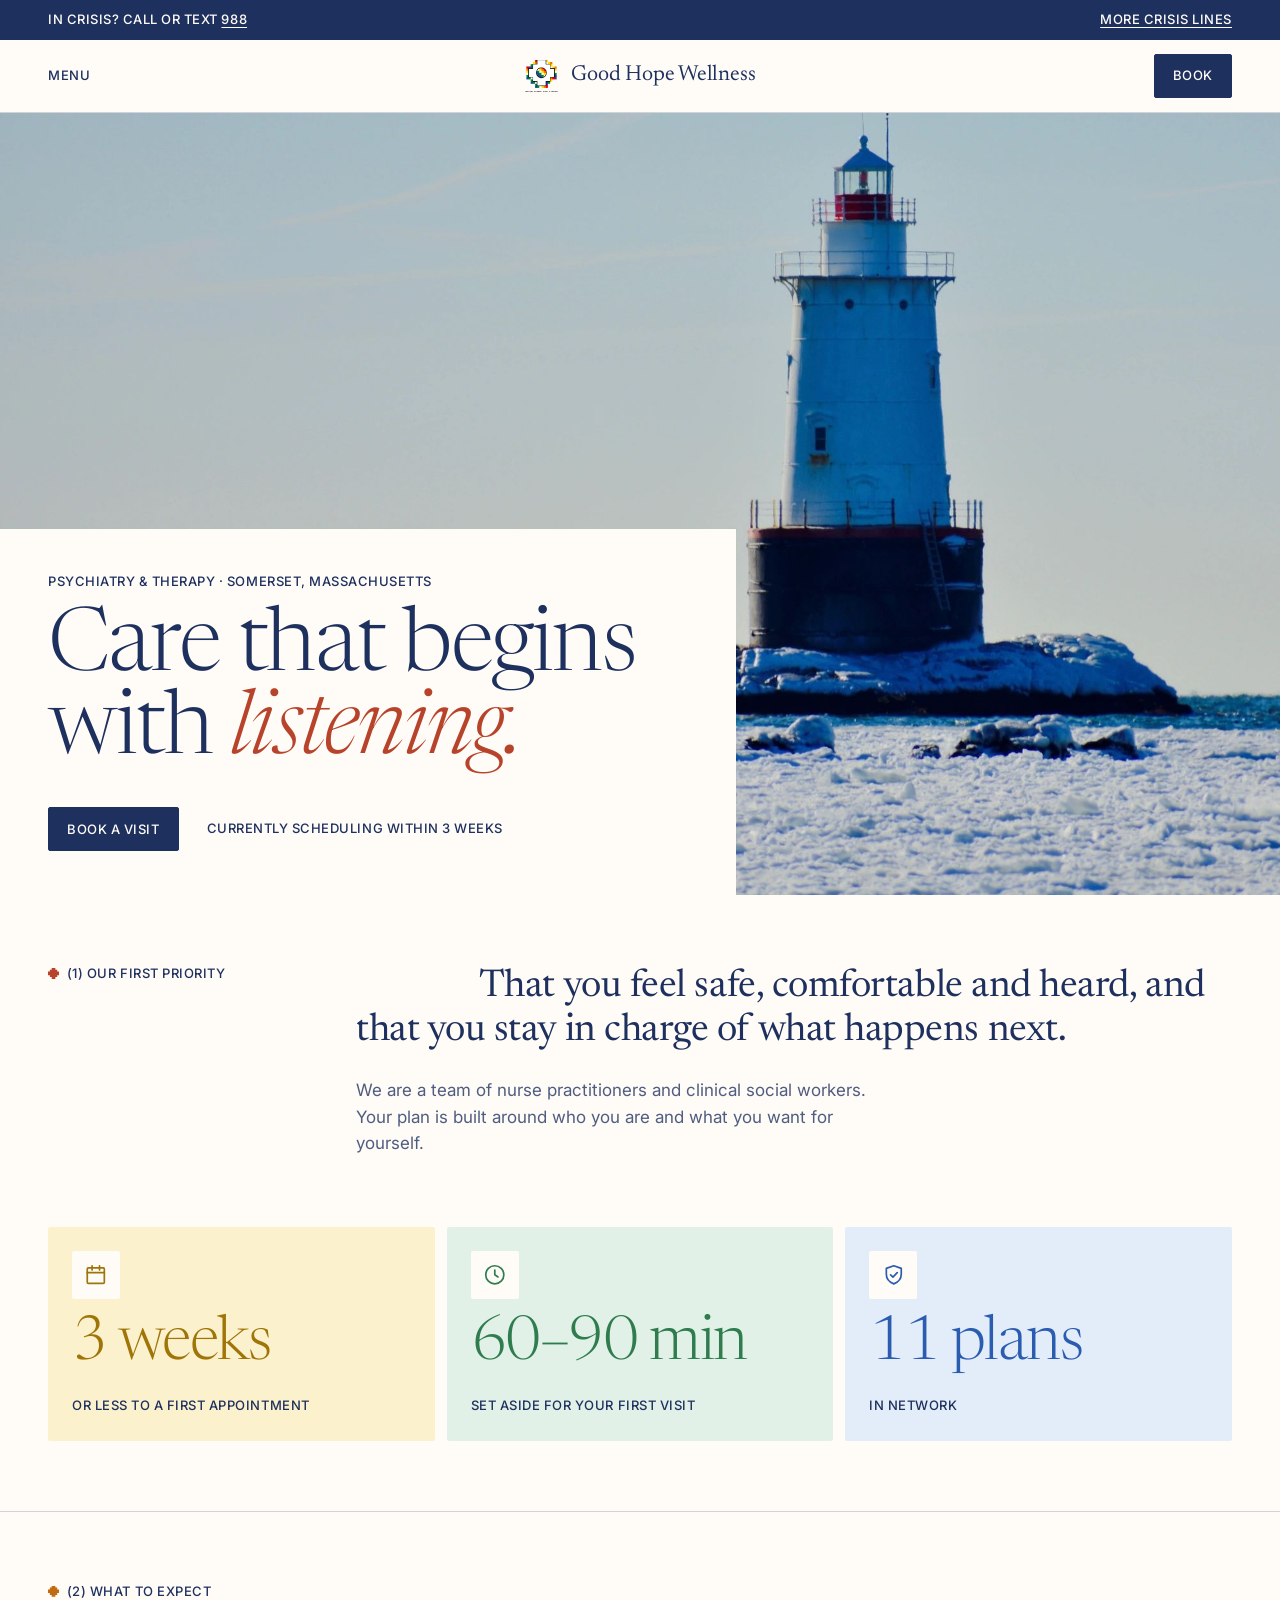
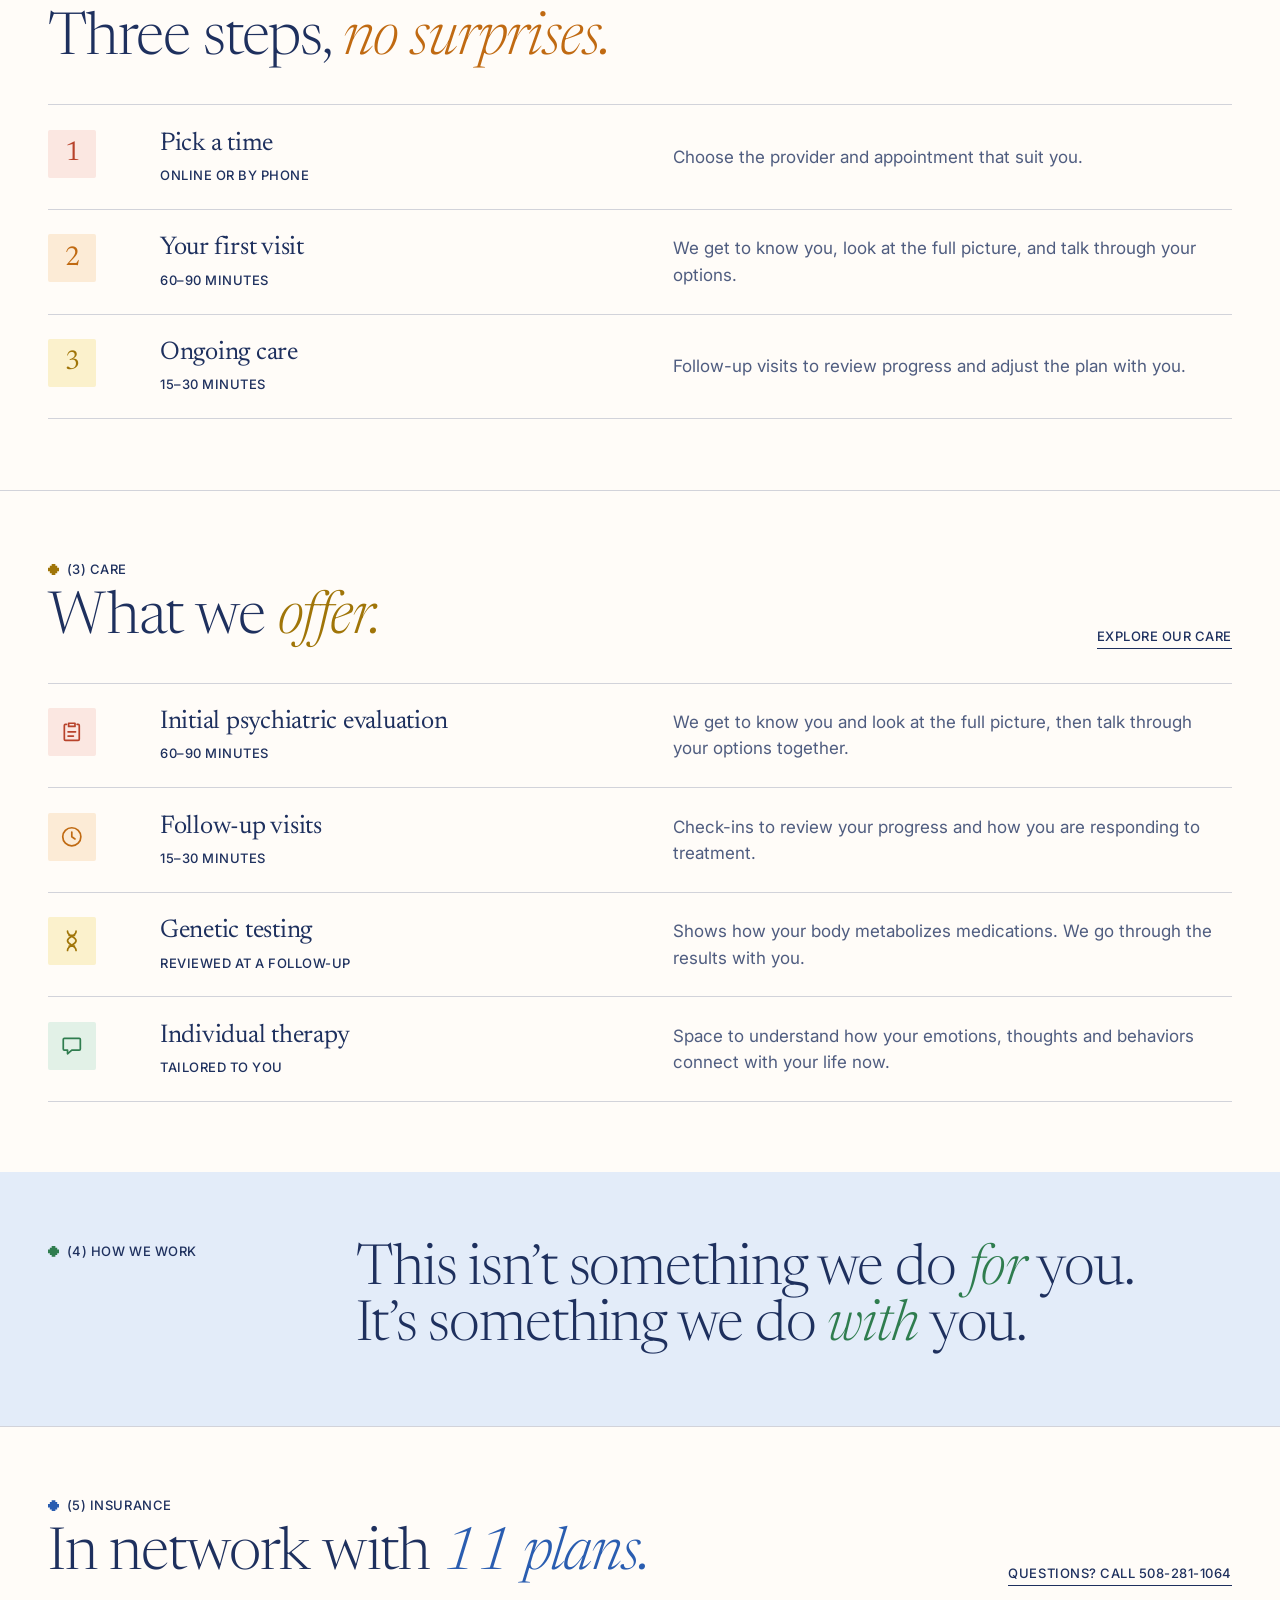
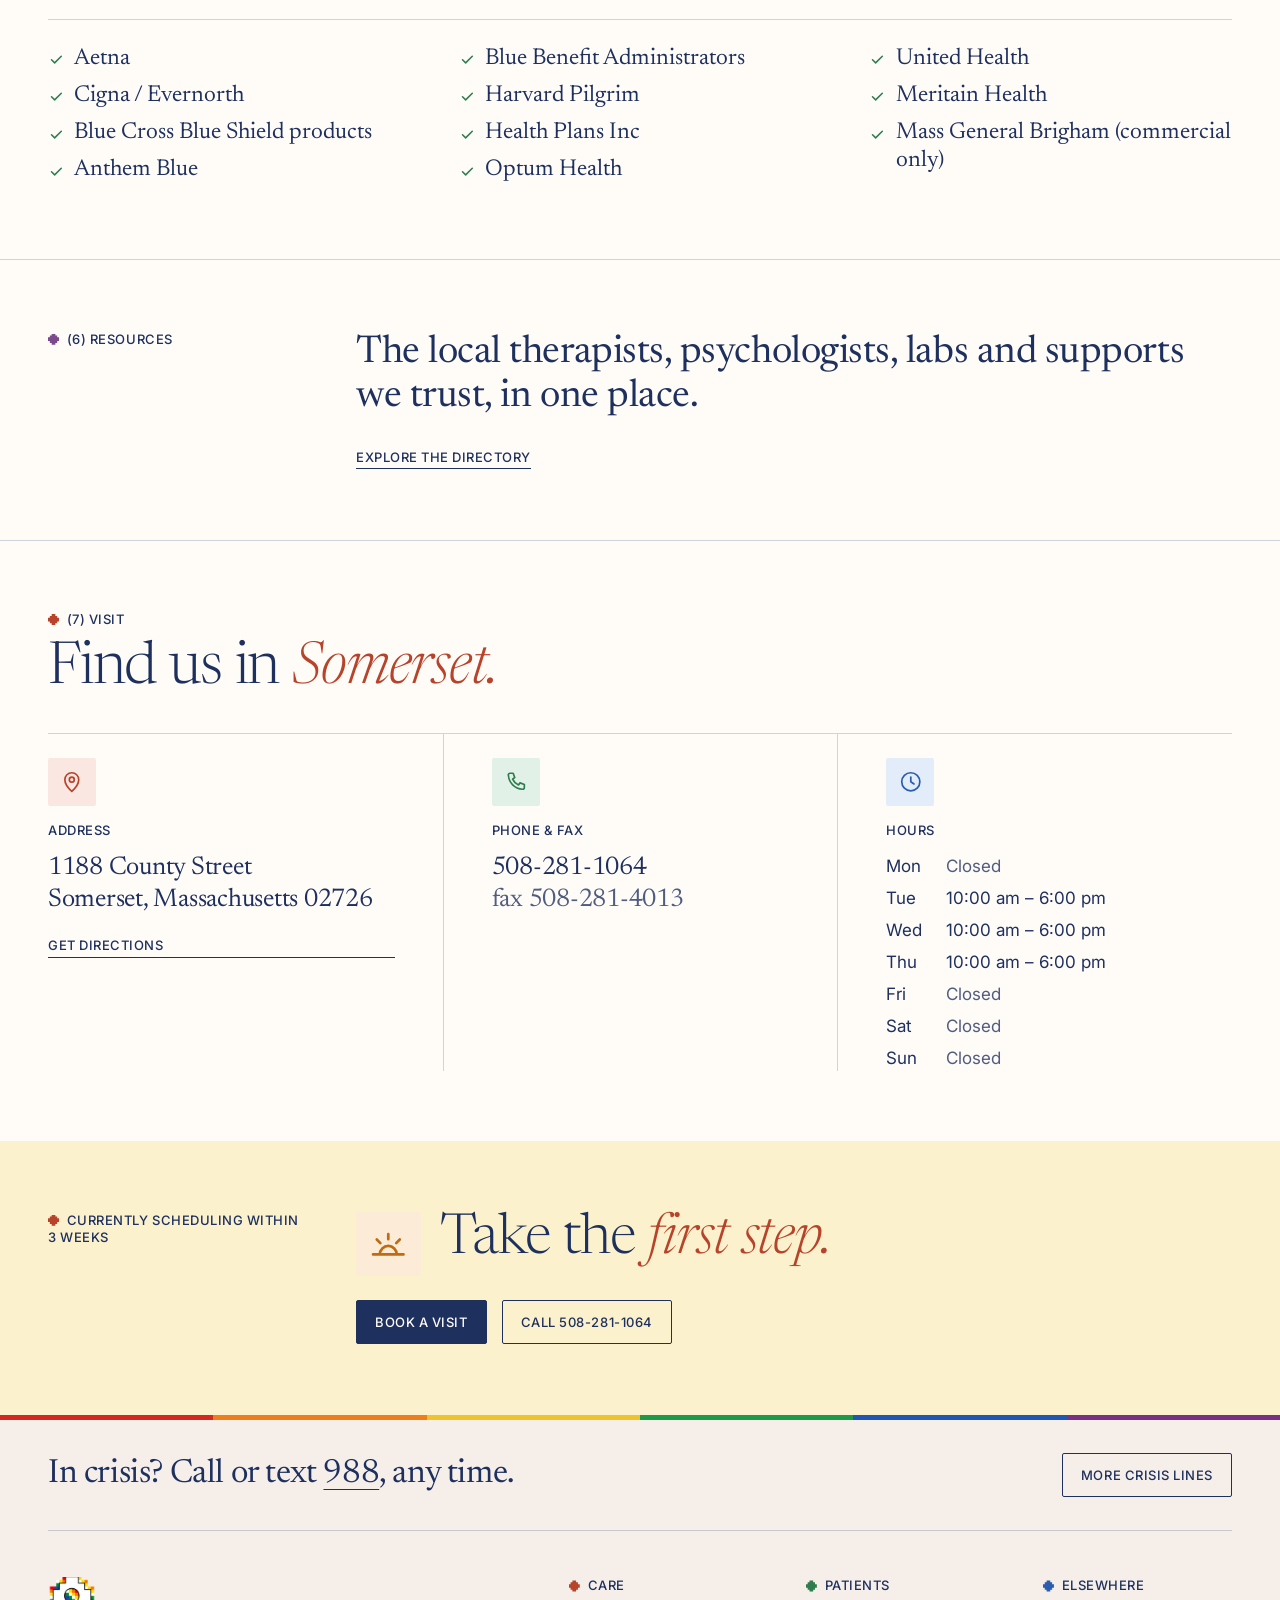
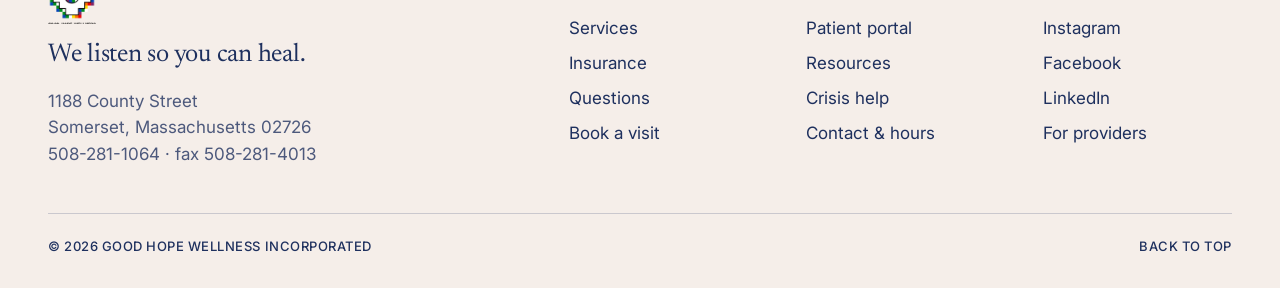
<file: index.html>
<!doctype html>
<html lang="en-US">
<head>
<meta charset="utf-8">
<meta name="viewport" content="width=device-width, initial-scale=1">
<title>Good Hope Wellness | Psychiatry &amp; therapy in Somerset, Massachusetts</title>
<meta name="description" content="Psychiatric evaluations, medication follow-ups, genetic testing and individual therapy in Somerset, MA. Currently scheduling within 3 weeks.">
<meta name="theme-color" content="#1e305e">
<meta property="og:site_name" content="Good Hope Wellness">
<meta property="og:title" content="Good Hope Wellness | Psychiatry &amp; therapy in Somerset, Massachusetts">
<meta property="og:description" content="Psychiatric evaluations, medication follow-ups, genetic testing and individual therapy in Somerset, MA. Currently scheduling within 3 weeks.">
<meta property="og:type" content="website">
<link rel="icon" href="assets/img/favicon.png">
<link rel="preconnect" href="https://fonts.googleapis.com">
<link rel="preconnect" href="https://fonts.gstatic.com" crossorigin>
<link rel="stylesheet" href="https://fonts.googleapis.com/css2?family=Inter:wght@400;500&family=Newsreader:ital,opsz,wght@0,6..72,300;0,6..72,400;1,6..72,300;1,6..72,400&display=swap">
<link rel="stylesheet" href="assets/css/site.css?v=3ce798b1">
<script>document.documentElement.classList.add('js')</script>
<script type="application/ld+json">{"@context": "https://schema.org", "@type": "MedicalBusiness", "name": "Good Hope Wellness", "telephone": "+1-508-281-1064", "faxNumber": "+1-508-281-4013", "medicalSpecialty": "Psychiatric", "address": {"@type": "PostalAddress", "streetAddress": "1188 County Street", "addressLocality": "Somerset", "addressRegion": "MA", "postalCode": "02726", "addressCountry": "US"}, "openingHours": "Tu-Th 10:00-18:00", "sameAs": ["https://www.instagram.com/goodhopewellness", "https://www.facebook.com/GoodHopeWellnessInc", "https://www.linkedin.com/company/good-hope-wellness-incorporated"]}</script>
</head>
<body>
<a class="skip label" href="#main">Skip to content</a>
<div class="crisis-bar">
  <div class="wrap">
    <p class="label">In crisis? Call or text <a href="tel:988">988</a></p>
    <a class="label" href="crisis/">More crisis lines</a>
  </div>
</div>
<header class="site-header">
  <div class="wrap bar">
    <a class="menu-btn label" href="#footer" role="button" data-menu-open aria-controls="menu" aria-expanded="false">Menu</a>
    <a class="wordmark" href="./"><img src="assets/img/mark.png" alt="" width="240" height="233">Good Hope Wellness</a>
    <a class="button" href="book/">Book</a>
  </div>
</header>
<div class="menu" id="menu" aria-hidden="true">
  <div class="wrap">
    <div class="bar">
      <button class="menu-btn label" type="button" data-menu-close>Close</button>
      <span class="wordmark">Good Hope Wellness</span>
      <a class="button" href="book/">Book</a>
    </div>
    <nav aria-label="Menu"><a href="./" aria-current="page"><span class="label">(1)</span>Home</a><a href="care/"><span class="label">(2)</span>Care</a><a href="book/"><span class="label">(3)</span>Book</a><a href="resources/"><span class="label">(4)</span>Resources</a><a href="contact/"><span class="label">(5)</span>Contact</a><a href="crisis/"><span class="label">(6)</span>Crisis help</a></nav>
    <div class="menu__foot label">
      <a href="tel:5082811064">508-281-1064</a><span>1188 County Street, Somerset, Massachusetts 02726</span><a href="https://phr.charmtracker.com/login.sas?FACILITY_ID=18271991c0b58703e4a620fef637b2057838e95bfe2f4fdb98ee2e5ce9d5cc8ac81b440bc8a53a00" target="_blank" rel="noopener">Patient portal</a>
    </div>
  </div>
</div>
<main id="main">
<section class="hero">
  <div class="hero__img"><img src="assets/img/lighthouse.jpg" alt="A white lighthouse on a small rocky island, surrounded by an icy sea." width="2560" height="1407" fetchpriority="high"></div>
  <div class="hero__panel">
    <p class="label">Psychiatry &amp; therapy · Somerset, Massachusetts</p>
    <h1>Care that begins with <em>listening.</em></h1>
    <p class="hero__row"><a class="button" href="book/">Book a visit</a><span class="label">Currently scheduling within 3 weeks</span></p>
  </div>
</section>

<section class="section">
  <div class="wrap grid">
    <div class="aside rise c1"><p class="label"><span class="mark"></span>(1) Our first priority</p></div>
    <div class="main">
      <p class="statement statement--indent rise">That you feel safe, comfortable and heard, and that you stay in charge of what happens next.</p>
      <p class="measure soft rise" style="margin-top:1.5rem">We are a team of nurse practitioners and clinical social workers. Your plan is built around who you are and what you want for yourself.</p>
    </div>
  </div>
</section>

<section class="section" style="padding-top:0">
  <div class="wrap">
    <ul class="facts rise">
      <li class="c3"><span class="ico " aria-hidden="true"><svg viewBox="0 0 24 24" fill="none" stroke="currentColor" stroke-width="1.6" stroke-linecap="round" stroke-linejoin="round"><rect x="4" y="5.5" width="16" height="14.5" rx="1"/><path d="M4 10h16M8.5 3.5v4M15.5 3.5v4"/></svg></span><b>3 weeks</b><span class="label">Or less to a first appointment</span></li>
      <li class="c4"><span class="ico " aria-hidden="true"><svg viewBox="0 0 24 24" fill="none" stroke="currentColor" stroke-width="1.6" stroke-linecap="round" stroke-linejoin="round"><circle cx="12" cy="12" r="8.5"/><path d="M12 7.5V12l3 2"/></svg></span><b>60–90 min</b><span class="label">Set aside for your first visit</span></li>
      <li class="c5"><span class="ico " aria-hidden="true"><svg viewBox="0 0 24 24" fill="none" stroke="currentColor" stroke-width="1.6" stroke-linecap="round" stroke-linejoin="round"><path d="M12 3.5l7 2.5v5.5c0 4.2-2.9 7.4-7 9-4.1-1.6-7-4.8-7-9V6l7-2.500ZM9 12l2.2 2.200L15.2 10"/></svg></span><b>11 plans</b><span class="label">In network</span></li>
    </ul>
  </div>
</section>

<section class="section section--rule">
  <div class="wrap">
    <div class="head rise c2"><div><p class="label"><span class="mark"></span>(2) What to expect</p><h2>Three steps, <em>no surprises.</em></h2></div></div>
    <ol class="rows rows--ico"><li class="rise"><span class="ico num c1" aria-hidden="true">1</span><div><h3>Pick a time</h3><span class="label">Online or by phone</span></div><p>Choose the provider and appointment that suit you.</p></li><li class="rise"><span class="ico num c2" aria-hidden="true">2</span><div><h3>Your first visit</h3><span class="label">60–90 minutes</span></div><p>We get to know you, look at the full picture, and talk through your options.</p></li><li class="rise"><span class="ico num c3" aria-hidden="true">3</span><div><h3>Ongoing care</h3><span class="label">15–30 minutes</span></div><p>Follow-up visits to review progress and adjust the plan with you.</p></li></ol>
  </div>
</section>

<section class="section section--rule">
  <div class="wrap">
    <div class="head rise c3">
      <div><p class="label"><span class="mark"></span>(3) Care</p><h2>What we <em>offer.</em></h2></div>
      <a class="label go" href="care/">Explore our care</a>
    </div>
    <ol class="rows rows--ico"><li class="rise"><span class="ico c1" aria-hidden="true"><svg viewBox="0 0 24 24" fill="none" stroke="currentColor" stroke-width="1.6" stroke-linecap="round" stroke-linejoin="round"><path d="M9 4h6v3H9zM7 5H6a1 1 0 0 0-1 1v13a1 1 0 0 0 1 1h12a1 1 0 0 0 1-1V6a1 1 0 0 0-1-1h-1M8.5 12h7M8.5 16h5"/></svg></span><div><h3>Initial psychiatric evaluation</h3><span class="label">60–90 minutes</span></div><p>We get to know you and look at the full picture, then talk through your options together.</p></li><li class="rise"><span class="ico c2" aria-hidden="true"><svg viewBox="0 0 24 24" fill="none" stroke="currentColor" stroke-width="1.6" stroke-linecap="round" stroke-linejoin="round"><circle cx="12" cy="12" r="8.5"/><path d="M12 7.5V12l3 2"/></svg></span><div><h3>Follow-up visits</h3><span class="label">15–30 minutes</span></div><p>Check-ins to review your progress and how you are responding to treatment.</p></li><li class="rise"><span class="ico c3" aria-hidden="true"><svg viewBox="0 0 24 24" fill="none" stroke="currentColor" stroke-width="1.6" stroke-linecap="round" stroke-linejoin="round"><path d="M8 3c0 5 8 5 8 9s-8 4-8 9M16 3c0 5-8 5-8 9s8 4 8 9M9.5 7h5M9.5 17h5"/></svg></span><div><h3>Genetic testing</h3><span class="label">Reviewed at a follow-up</span></div><p>Shows how your body metabolizes medications. We go through the results with you.</p></li><li class="rise"><span class="ico c4" aria-hidden="true"><svg viewBox="0 0 24 24" fill="none" stroke="currentColor" stroke-width="1.6" stroke-linecap="round" stroke-linejoin="round"><path d="M5 5h14a1 1 0 0 1 1 1v9a1 1 0 0 1-1 1h-7l-4 3.5V16H5a1 1 0 0 1-1-1V6a1 1 0 0 1 1-1Z"/></svg></span><div><h3>Individual therapy</h3><span class="label">Tailored to you</span></div><p>Space to understand how your emotions, thoughts and behaviors connect with your life now.</p></li></ol>
  </div>
</section>

<section class="section band">
  <div class="wrap grid">
    <div class="aside rise c4"><p class="label"><span class="mark"></span>(4) How we work</p></div>
    <div class="main rise"><blockquote class="quote">This isn’t something we do <em>for</em> you. It’s something we do <em>with</em> you.</blockquote></div>
  </div>
</section>

<section class="section section--rule">
  <div class="wrap">
    <div class="head rise c5">
      <div><p class="label"><span class="mark"></span>(5) Insurance</p><h2>In network with <em>11 plans.</em></h2></div>
      <a class="label go" href="tel:5082811064">Questions? Call 508-281-1064</a>
    </div>
    <ul class="plain rise"><li><svg class="tick" viewBox="0 0 24 24" fill="none" stroke="currentColor" stroke-width="2.2" stroke-linecap="round" stroke-linejoin="round" aria-hidden="true"><path d="m5 12.5 4.5 4.5L19 7.5"/></svg><span>Aetna</span></li><li><svg class="tick" viewBox="0 0 24 24" fill="none" stroke="currentColor" stroke-width="2.2" stroke-linecap="round" stroke-linejoin="round" aria-hidden="true"><path d="m5 12.5 4.5 4.5L19 7.5"/></svg><span>Cigna / Evernorth</span></li><li><svg class="tick" viewBox="0 0 24 24" fill="none" stroke="currentColor" stroke-width="2.2" stroke-linecap="round" stroke-linejoin="round" aria-hidden="true"><path d="m5 12.5 4.5 4.5L19 7.5"/></svg><span>Blue Cross Blue Shield products</span></li><li><svg class="tick" viewBox="0 0 24 24" fill="none" stroke="currentColor" stroke-width="2.2" stroke-linecap="round" stroke-linejoin="round" aria-hidden="true"><path d="m5 12.5 4.5 4.5L19 7.5"/></svg><span>Anthem Blue</span></li><li><svg class="tick" viewBox="0 0 24 24" fill="none" stroke="currentColor" stroke-width="2.2" stroke-linecap="round" stroke-linejoin="round" aria-hidden="true"><path d="m5 12.5 4.5 4.5L19 7.5"/></svg><span>Blue Benefit Administrators</span></li><li><svg class="tick" viewBox="0 0 24 24" fill="none" stroke="currentColor" stroke-width="2.2" stroke-linecap="round" stroke-linejoin="round" aria-hidden="true"><path d="m5 12.5 4.5 4.5L19 7.5"/></svg><span>Harvard Pilgrim</span></li><li><svg class="tick" viewBox="0 0 24 24" fill="none" stroke="currentColor" stroke-width="2.2" stroke-linecap="round" stroke-linejoin="round" aria-hidden="true"><path d="m5 12.5 4.5 4.5L19 7.5"/></svg><span>Health Plans Inc</span></li><li><svg class="tick" viewBox="0 0 24 24" fill="none" stroke="currentColor" stroke-width="2.2" stroke-linecap="round" stroke-linejoin="round" aria-hidden="true"><path d="m5 12.5 4.5 4.5L19 7.5"/></svg><span>Optum Health</span></li><li><svg class="tick" viewBox="0 0 24 24" fill="none" stroke="currentColor" stroke-width="2.2" stroke-linecap="round" stroke-linejoin="round" aria-hidden="true"><path d="m5 12.5 4.5 4.5L19 7.5"/></svg><span>United Health</span></li><li><svg class="tick" viewBox="0 0 24 24" fill="none" stroke="currentColor" stroke-width="2.2" stroke-linecap="round" stroke-linejoin="round" aria-hidden="true"><path d="m5 12.5 4.5 4.5L19 7.5"/></svg><span>Meritain Health</span></li><li><svg class="tick" viewBox="0 0 24 24" fill="none" stroke="currentColor" stroke-width="2.2" stroke-linecap="round" stroke-linejoin="round" aria-hidden="true"><path d="m5 12.5 4.5 4.5L19 7.5"/></svg><span>Mass General Brigham (commercial only)</span></li></ul>
  </div>
</section>

<section class="section section--rule">
  <div class="wrap grid">
    <div class="aside rise c6"><p class="label"><span class="mark"></span>(6) Resources</p></div>
    <div class="main rise">
      <p class="statement">The local therapists, psychologists, labs and supports we trust, in one place.</p>
      <p style="margin-top:1.5rem"><a class="label go" href="resources/">Explore the directory</a></p>
    </div>
  </div>
</section>

<section class="section section--rule">
  <div class="wrap">
    <div class="head rise c1"><div><p class="label"><span class="mark"></span>(7) Visit</p><h2>Find us in <em>Somerset.</em></h2></div></div>
    <div class="visit rise"><div><span class="ico c1" aria-hidden="true"><svg viewBox="0 0 24 24" fill="none" stroke="currentColor" stroke-width="1.6" stroke-linecap="round" stroke-linejoin="round"><path d="M12 21s-6.5-6-6.5-11a6.5 6.5 0 0 1 13 0c0 5-6.5 11-6.5 11Z"/><circle cx="12" cy="10" r="2.3"/></svg></span><span class="label">Address</span><p class="big">1188 County Street<br>Somerset, Massachusetts 02726</p><p style="margin-top:1.25rem"><a class="label go" href="https://maps.google.com/maps?cid=18014019822060184220" target="_blank" rel="noopener">Get directions</a></p></div><div><span class="ico c4" aria-hidden="true"><svg viewBox="0 0 24 24" fill="none" stroke="currentColor" stroke-width="1.6" stroke-linecap="round" stroke-linejoin="round"><path d="M6.5 4h3l1.5 4-2 1.500a11 11 0 0 0 5.5 5.500l1.5-2 4 1.500v3a1.5 1.5 0 0 1-1.6 1.500C10.9 18.5 5.5 13.1 5 5.600A1.5 1.5 0 0 1 6.5 4Z"/></svg></span><span class="label">Phone &amp; fax</span><p class="big"><a href="tel:5082811064">508-281-1064</a><br><span class="soft">fax 508-281-4013</span></p></div><div><span class="ico c5" aria-hidden="true"><svg viewBox="0 0 24 24" fill="none" stroke="currentColor" stroke-width="1.6" stroke-linecap="round" stroke-linejoin="round"><circle cx="12" cy="12" r="8.5"/><path d="M12 7.5V12l3 2"/></svg></span><span class="label">Hours</span><dl class="hours"><dt>Mon</dt><dd>Closed</dd><dt>Tue</dt><dd class="open">10:00 am – 6:00 pm</dd><dt>Wed</dt><dd class="open">10:00 am – 6:00 pm</dd><dt>Thu</dt><dd class="open">10:00 am – 6:00 pm</dd><dt>Fri</dt><dd>Closed</dd><dt>Sat</dt><dd>Closed</dd><dt>Sun</dt><dd>Closed</dd></dl></div></div>
  </div>
</section>

<section class="section closing">
  <div class="wrap grid">
    <div class="aside rise c1"><p class="label"><span class="mark"></span>Currently scheduling within 3 weeks</p></div>
    <div class="main rise">
      <p class="quote"><span class="ico c2 ico--lg" aria-hidden="true"><svg viewBox="0 0 24 24" fill="none" stroke="currentColor" stroke-width="1.6" stroke-linecap="round" stroke-linejoin="round"><path d="M3 18h18M7 18a5 5 0 0 1 10 0M12 6v3M5.2 9.200l2.1 2.100M18.8 9.200l-2.1 2.1"/></svg></span>Take the <em>first step.</em></p>
      <p><a class="button" href="book/">Book a visit</a> &nbsp; <a class="button button--quiet" href="tel:5082811064">Call 508-281-1064</a></p>
    </div>
  </div>
</section>
</main>
<footer class="site-footer" id="footer">
  <div class="stripe" aria-hidden="true"></div>
  <div class="wrap">
    <div class="foot-crisis">
      <p class="statement">In crisis? Call or text <a class="tlink" href="tel:988">988</a>, any time.</p>
      <a class="button button--quiet" href="crisis/">More crisis lines</a>
    </div>
    <div class="foot">
      <div class="foot__brand">
        <img src="assets/img/mark.png" alt="" width="240" height="233" loading="lazy">
        <p class="big">We listen so you can heal.</p>
        <address>1188 County Street<br>Somerset, Massachusetts 02726<br><a href="tel:5082811064">508-281-1064</a> · fax 508-281-4013</address>
      </div>
      <div><h2><span class="mark c1"></span>Care</h2><ul>
        <li><a href="care/">Services</a></li>
        <li><a href="care/#insurance">Insurance</a></li>
        <li><a href="care/#questions">Questions</a></li>
        <li><a href="book/">Book a visit</a></li></ul></div>
      <div><h2><span class="mark c4"></span>Patients</h2><ul>
        <li><a href="https://phr.charmtracker.com/login.sas?FACILITY_ID=18271991c0b58703e4a620fef637b2057838e95bfe2f4fdb98ee2e5ce9d5cc8ac81b440bc8a53a00" target="_blank" rel="noopener">Patient portal</a></li>
        <li><a href="resources/">Resources</a></li>
        <li><a href="crisis/">Crisis help</a></li>
        <li><a href="contact/">Contact &amp; hours</a></li></ul></div>
      <div><h2><span class="mark c5"></span>Elsewhere</h2><ul>
        <li><a href="https://www.instagram.com/goodhopewellness" target="_blank" rel="noopener">Instagram</a></li>
        <li><a href="https://www.facebook.com/GoodHopeWellnessInc" target="_blank" rel="noopener">Facebook</a></li>
        <li><a href="https://www.linkedin.com/company/good-hope-wellness-incorporated" target="_blank" rel="noopener">LinkedIn</a></li>
        <li><a href="contact/#providers">For providers</a></li></ul></div>
    </div>
    <div class="legal label"><span>© 2026 Good Hope Wellness Incorporated</span><a href="#main">Back to top</a></div>
  </div>
</footer>
<script src="assets/js/site.js?v=3ce798b1" defer></script>
</body>
</html>
</file>
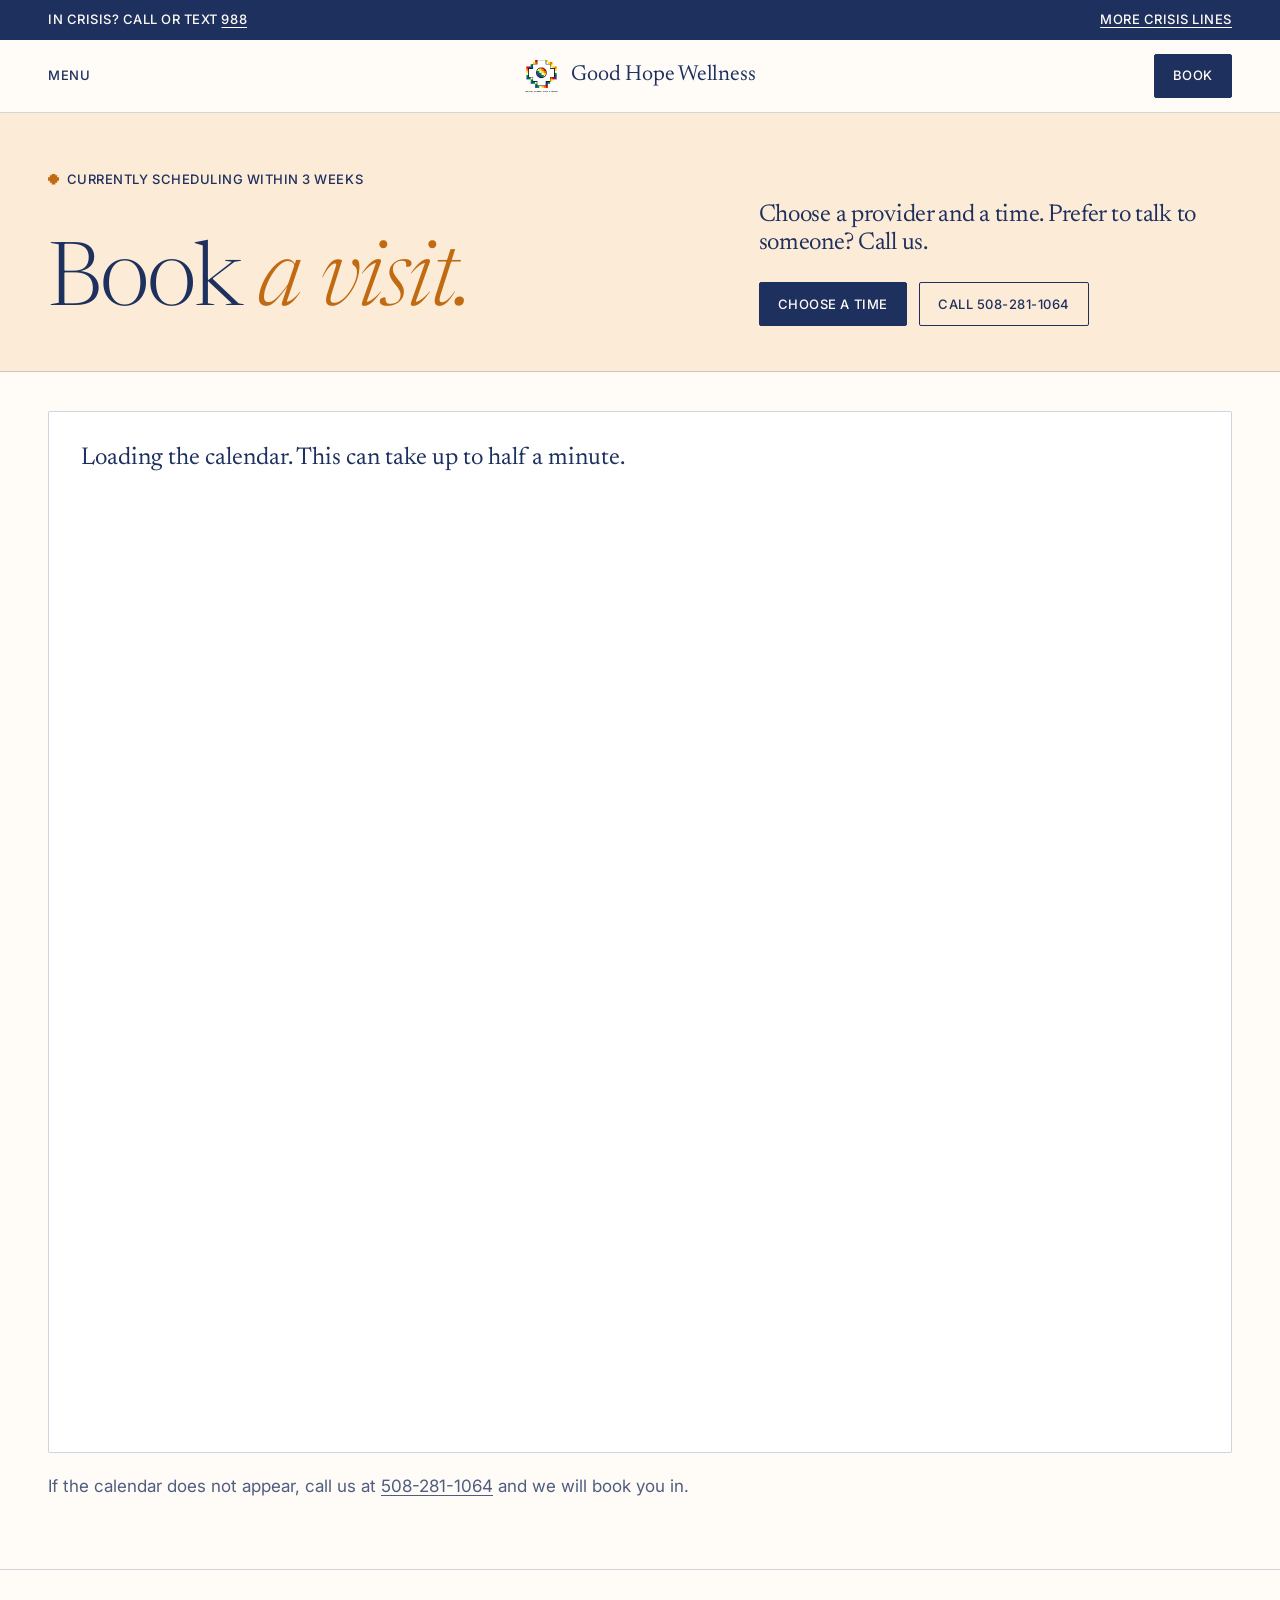
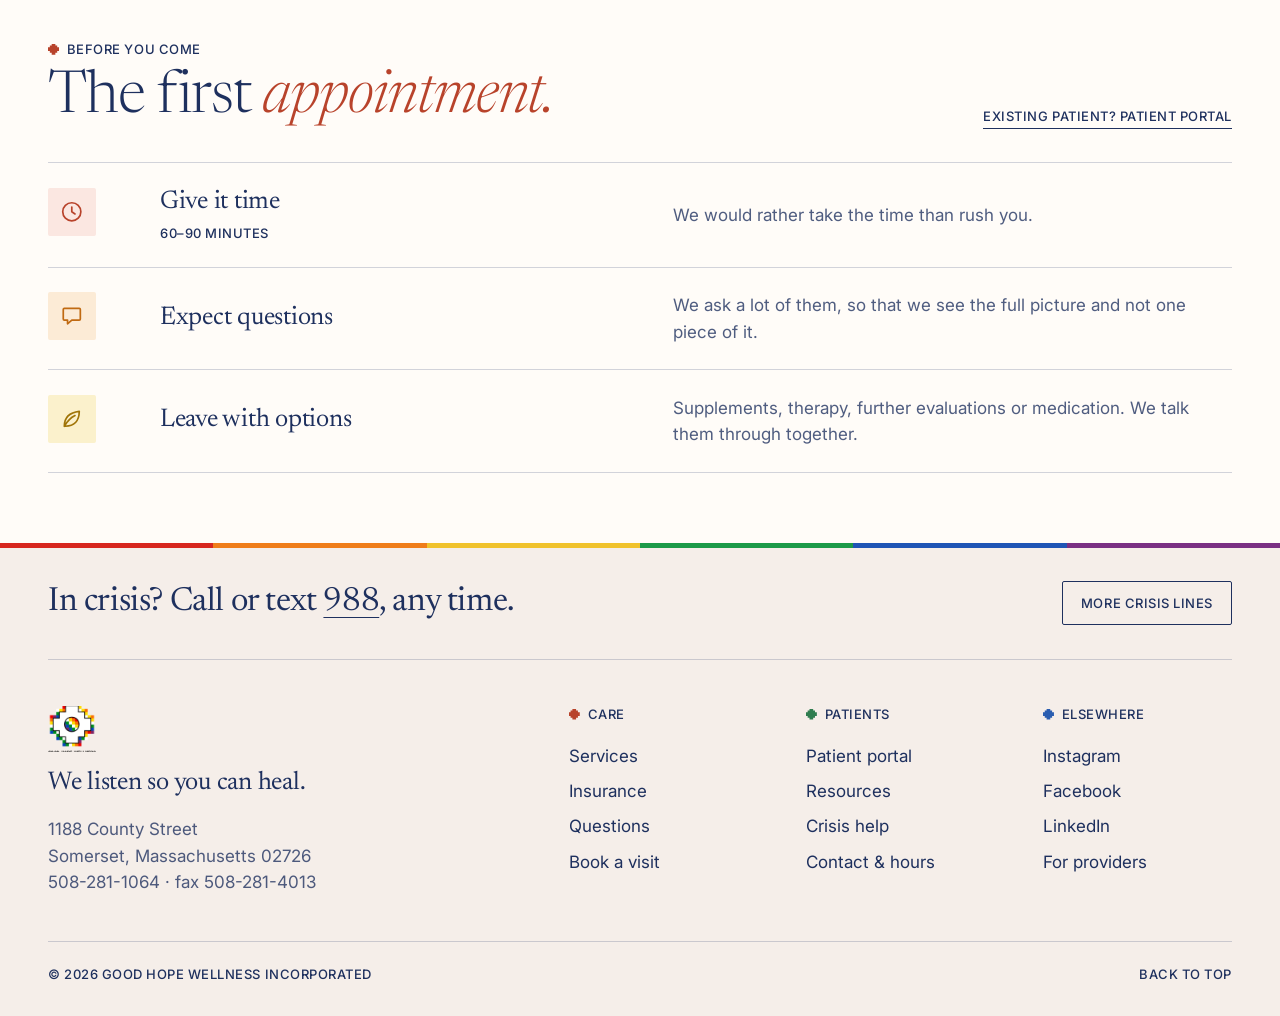
<file: book/index.html>
<!doctype html>
<html lang="en-US">
<head>
<meta charset="utf-8">
<meta name="viewport" content="width=device-width, initial-scale=1">
<title>Book a visit | Good Hope Wellness</title>
<meta name="description" content="Book an appointment online with Good Hope Wellness in Somerset, MA, or call 508-281-1064.">
<meta name="theme-color" content="#1e305e">
<meta property="og:site_name" content="Good Hope Wellness">
<meta property="og:title" content="Book a visit | Good Hope Wellness">
<meta property="og:description" content="Book an appointment online with Good Hope Wellness in Somerset, MA, or call 508-281-1064.">
<meta property="og:type" content="website">
<link rel="icon" href="../assets/img/favicon.png">
<link rel="preconnect" href="https://fonts.googleapis.com">
<link rel="preconnect" href="https://fonts.gstatic.com" crossorigin>
<link rel="stylesheet" href="https://fonts.googleapis.com/css2?family=Inter:wght@400;500&family=Newsreader:ital,opsz,wght@0,6..72,300;0,6..72,400;1,6..72,300;1,6..72,400&display=swap">
<link rel="stylesheet" href="../assets/css/site.css?v=3ce798b1">
<script>document.documentElement.classList.add('js')</script>
</head>
<body>
<a class="skip label" href="#main">Skip to content</a>
<div class="crisis-bar">
  <div class="wrap">
    <p class="label">In crisis? Call or text <a href="tel:988">988</a></p>
    <a class="label" href="../crisis/">More crisis lines</a>
  </div>
</div>
<header class="site-header">
  <div class="wrap bar">
    <a class="menu-btn label" href="#footer" role="button" data-menu-open aria-controls="menu" aria-expanded="false">Menu</a>
    <a class="wordmark" href="../"><img src="../assets/img/mark.png" alt="" width="240" height="233">Good Hope Wellness</a>
    <a class="button" href="../book/">Book</a>
  </div>
</header>
<div class="menu" id="menu" aria-hidden="true">
  <div class="wrap">
    <div class="bar">
      <button class="menu-btn label" type="button" data-menu-close>Close</button>
      <span class="wordmark">Good Hope Wellness</span>
      <a class="button" href="../book/">Book</a>
    </div>
    <nav aria-label="Menu"><a href="../"><span class="label">(1)</span>Home</a><a href="../care/"><span class="label">(2)</span>Care</a><a href="../book/" aria-current="page"><span class="label">(3)</span>Book</a><a href="../resources/"><span class="label">(4)</span>Resources</a><a href="../contact/"><span class="label">(5)</span>Contact</a><a href="../crisis/"><span class="label">(6)</span>Crisis help</a></nav>
    <div class="menu__foot label">
      <a href="tel:5082811064">508-281-1064</a><span>1188 County Street, Somerset, Massachusetts 02726</span><a href="https://phr.charmtracker.com/login.sas?FACILITY_ID=18271991c0b58703e4a620fef637b2057838e95bfe2f4fdb98ee2e5ce9d5cc8ac81b440bc8a53a00" target="_blank" rel="noopener">Patient portal</a>
    </div>
  </div>
</div>
<main id="main">
<section class="page-head c2"><div class="wrap"><p class="label"><span class="mark"></span>Currently scheduling within 3 weeks</p><h1>Book <em>a visit.</em></h1><p class="statement">Choose a provider and a time. Prefer to talk to someone? Call us.</p><div class="actions"><a class="button" href="#calendar">Choose a time</a><a class="button button--quiet" href="tel:5082811064">Call 508-281-1064</a></div></div></section>
<section class="section" id="calendar" style="padding-top:clamp(1.75rem,3vw,2.5rem)"><div class="wrap"><div class="embed"><iframe src="https://ehr.charmtracker.com/publicCal.sas?method=getCal&digest=7838e95bfe2f4fdbbd86c64ec9ac5cd15e74acb12c7220ab881d666d4909ad106ee57013c1a537e6d02e56f8f674a995a0ae868b6eb0918a" title="Good Hope Wellness appointment calendar"></iframe></div><p class="soft" style="margin-top:1.25rem">If the calendar does not appear, call us at <a class="tlink" href="tel:5082811064">508-281-1064</a> and we will book you in.</p></div></section>

<section class="section section--rule">
  <div class="wrap">
    <div class="head rise c1">
      <div><p class="label"><span class="mark"></span>Before you come</p><h2>The first <em>appointment.</em></h2></div>
      <a class="label go" href="https://phr.charmtracker.com/login.sas?FACILITY_ID=18271991c0b58703e4a620fef637b2057838e95bfe2f4fdb98ee2e5ce9d5cc8ac81b440bc8a53a00" target="_blank" rel="noopener">Existing patient? Patient portal</a>
    </div>
    <ol class="rows rows--ico"><li class="rise"><span class="ico c1" aria-hidden="true"><svg viewBox="0 0 24 24" fill="none" stroke="currentColor" stroke-width="1.6" stroke-linecap="round" stroke-linejoin="round"><circle cx="12" cy="12" r="8.5"/><path d="M12 7.5V12l3 2"/></svg></span><div><h3>Give it time</h3><span class="label">60–90 minutes</span></div><p>We would rather take the time than rush you.</p></li><li class="rise"><span class="ico c2" aria-hidden="true"><svg viewBox="0 0 24 24" fill="none" stroke="currentColor" stroke-width="1.6" stroke-linecap="round" stroke-linejoin="round"><path d="M5 5h14a1 1 0 0 1 1 1v9a1 1 0 0 1-1 1h-7l-4 3.5V16H5a1 1 0 0 1-1-1V6a1 1 0 0 1 1-1Z"/></svg></span><div><h3>Expect questions</h3></div><p>We ask a lot of them, so that we see the full picture and not one piece of it.</p></li><li class="rise"><span class="ico c3" aria-hidden="true"><svg viewBox="0 0 24 24" fill="none" stroke="currentColor" stroke-width="1.6" stroke-linecap="round" stroke-linejoin="round"><path d="M5 19c0-8 5-13 14-14 0 9-5 14-13 14ZM5 19c3-5 6-8 10-10"/></svg></span><div><h3>Leave with options</h3></div><p>Supplements, therapy, further evaluations or medication. We talk them through together.</p></li></ol>
  </div>
</section>

</main>
<footer class="site-footer" id="footer">
  <div class="stripe" aria-hidden="true"></div>
  <div class="wrap">
    <div class="foot-crisis">
      <p class="statement">In crisis? Call or text <a class="tlink" href="tel:988">988</a>, any time.</p>
      <a class="button button--quiet" href="../crisis/">More crisis lines</a>
    </div>
    <div class="foot">
      <div class="foot__brand">
        <img src="../assets/img/mark.png" alt="" width="240" height="233" loading="lazy">
        <p class="big">We listen so you can heal.</p>
        <address>1188 County Street<br>Somerset, Massachusetts 02726<br><a href="tel:5082811064">508-281-1064</a> · fax 508-281-4013</address>
      </div>
      <div><h2><span class="mark c1"></span>Care</h2><ul>
        <li><a href="../care/">Services</a></li>
        <li><a href="../care/#insurance">Insurance</a></li>
        <li><a href="../care/#questions">Questions</a></li>
        <li><a href="../book/">Book a visit</a></li></ul></div>
      <div><h2><span class="mark c4"></span>Patients</h2><ul>
        <li><a href="https://phr.charmtracker.com/login.sas?FACILITY_ID=18271991c0b58703e4a620fef637b2057838e95bfe2f4fdb98ee2e5ce9d5cc8ac81b440bc8a53a00" target="_blank" rel="noopener">Patient portal</a></li>
        <li><a href="../resources/">Resources</a></li>
        <li><a href="../crisis/">Crisis help</a></li>
        <li><a href="../contact/">Contact &amp; hours</a></li></ul></div>
      <div><h2><span class="mark c5"></span>Elsewhere</h2><ul>
        <li><a href="https://www.instagram.com/goodhopewellness" target="_blank" rel="noopener">Instagram</a></li>
        <li><a href="https://www.facebook.com/GoodHopeWellnessInc" target="_blank" rel="noopener">Facebook</a></li>
        <li><a href="https://www.linkedin.com/company/good-hope-wellness-incorporated" target="_blank" rel="noopener">LinkedIn</a></li>
        <li><a href="../contact/#providers">For providers</a></li></ul></div>
    </div>
    <div class="legal label"><span>© 2026 Good Hope Wellness Incorporated</span><a href="#main">Back to top</a></div>
  </div>
</footer>
<script src="../assets/js/site.js?v=3ce798b1" defer></script>
</body>
</html>
</file>
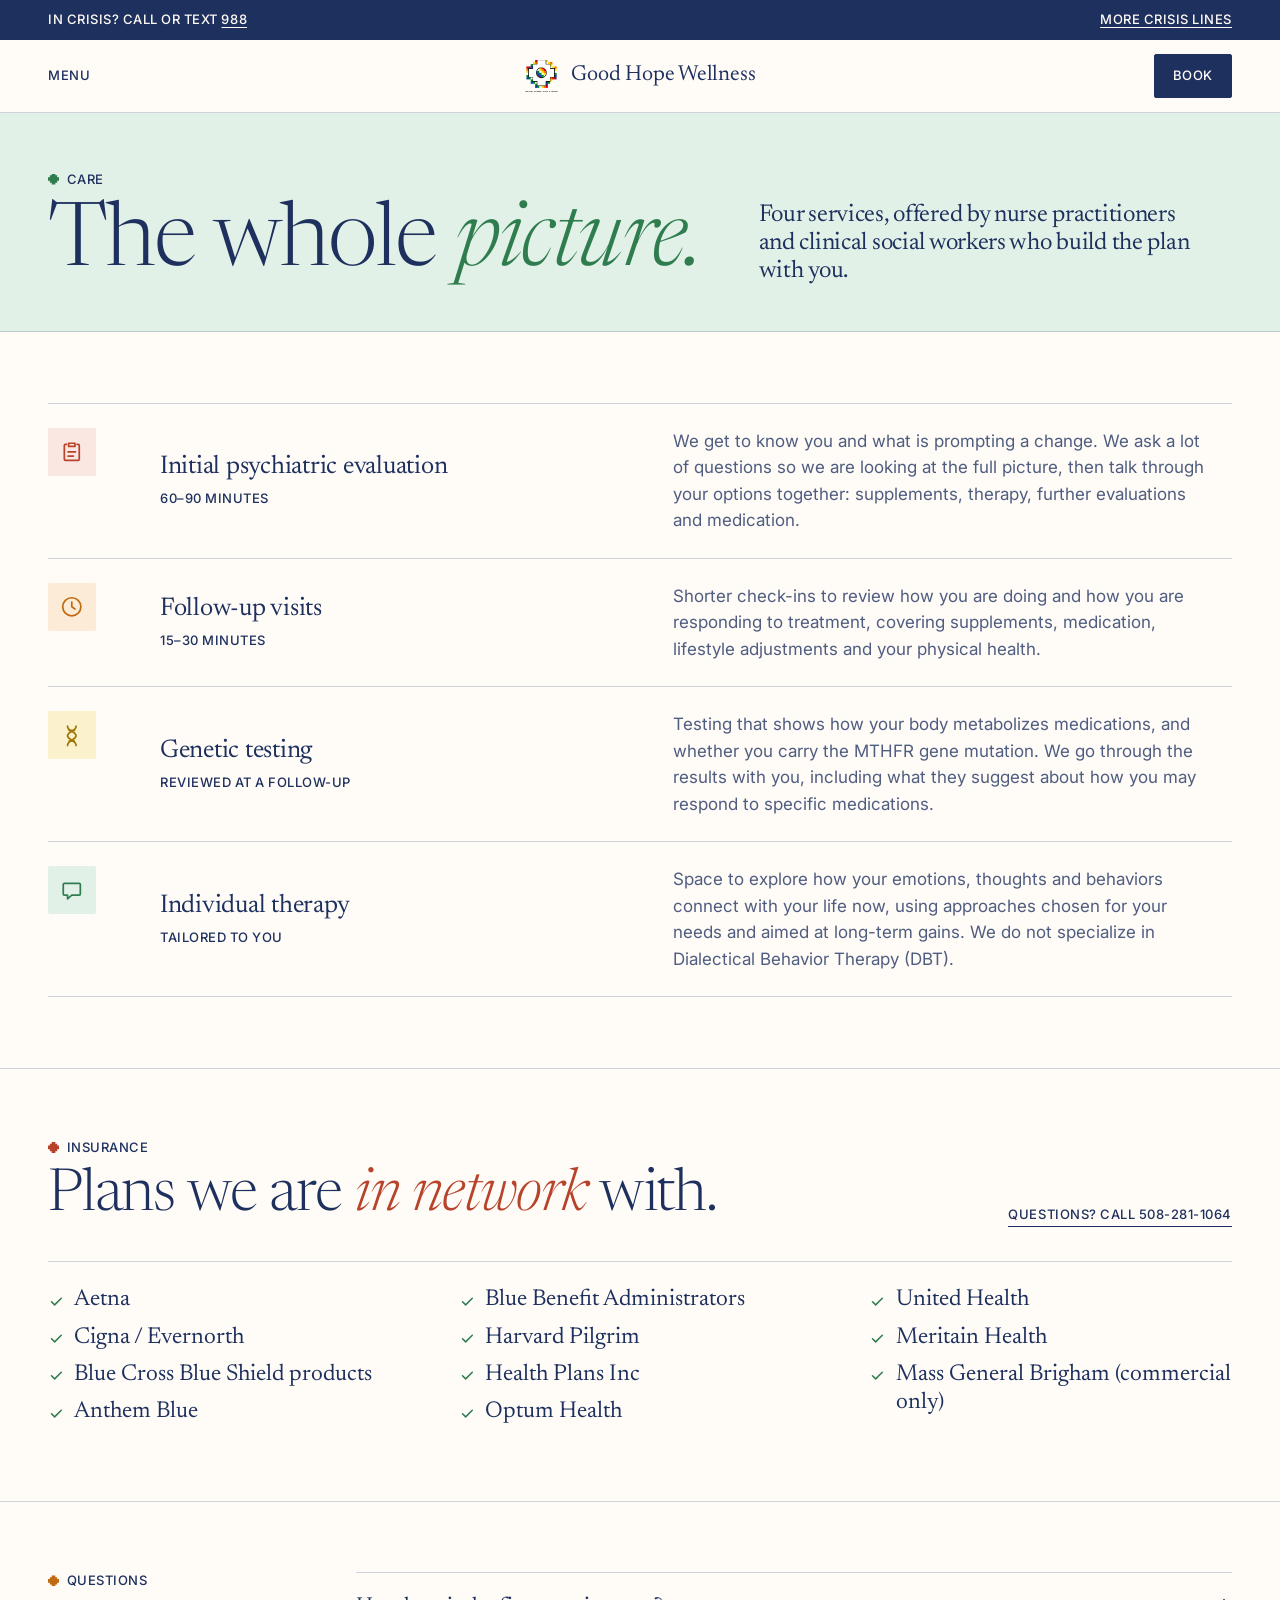
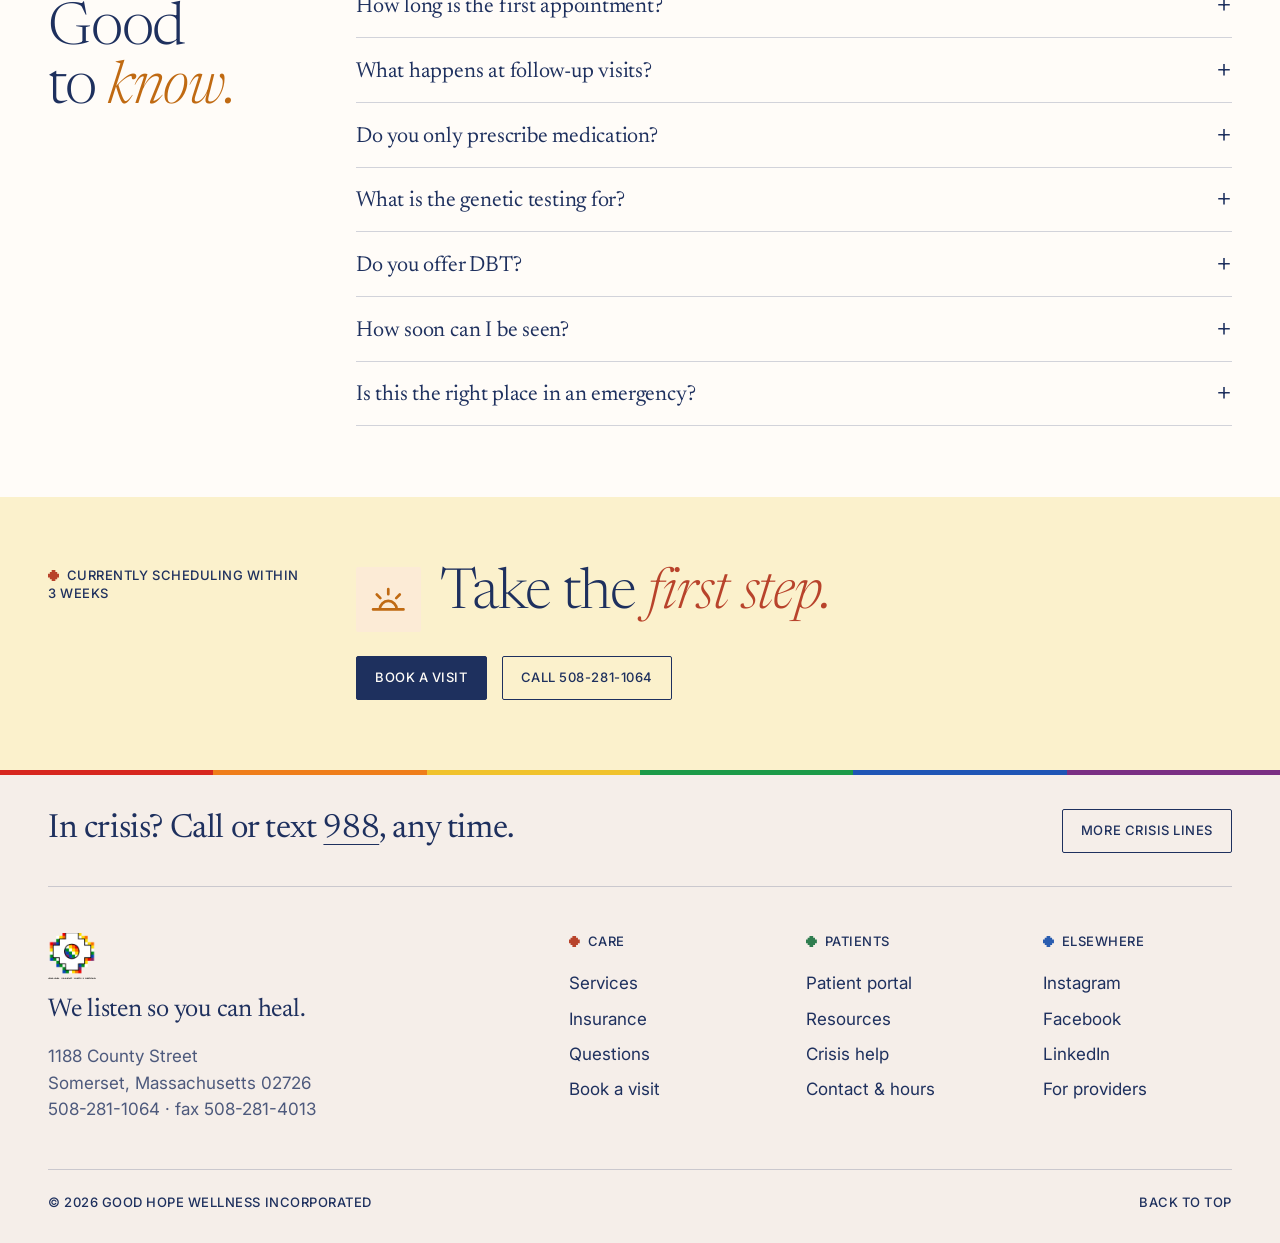
<file: care/index.html>
<!doctype html>
<html lang="en-US">
<head>
<meta charset="utf-8">
<meta name="viewport" content="width=device-width, initial-scale=1">
<title>Care &amp; services | Good Hope Wellness</title>
<meta name="description" content="Initial psychiatric evaluations, follow-up visits, genetic testing and individual therapy, plus the insurance plans we are in network with.">
<meta name="theme-color" content="#1e305e">
<meta property="og:site_name" content="Good Hope Wellness">
<meta property="og:title" content="Care &amp; services | Good Hope Wellness">
<meta property="og:description" content="Initial psychiatric evaluations, follow-up visits, genetic testing and individual therapy, plus the insurance plans we are in network with.">
<meta property="og:type" content="website">
<link rel="icon" href="../assets/img/favicon.png">
<link rel="preconnect" href="https://fonts.googleapis.com">
<link rel="preconnect" href="https://fonts.gstatic.com" crossorigin>
<link rel="stylesheet" href="https://fonts.googleapis.com/css2?family=Inter:wght@400;500&family=Newsreader:ital,opsz,wght@0,6..72,300;0,6..72,400;1,6..72,300;1,6..72,400&display=swap">
<link rel="stylesheet" href="../assets/css/site.css?v=3ce798b1">
<script>document.documentElement.classList.add('js')</script>
</head>
<body>
<a class="skip label" href="#main">Skip to content</a>
<div class="crisis-bar">
  <div class="wrap">
    <p class="label">In crisis? Call or text <a href="tel:988">988</a></p>
    <a class="label" href="../crisis/">More crisis lines</a>
  </div>
</div>
<header class="site-header">
  <div class="wrap bar">
    <a class="menu-btn label" href="#footer" role="button" data-menu-open aria-controls="menu" aria-expanded="false">Menu</a>
    <a class="wordmark" href="../"><img src="../assets/img/mark.png" alt="" width="240" height="233">Good Hope Wellness</a>
    <a class="button" href="../book/">Book</a>
  </div>
</header>
<div class="menu" id="menu" aria-hidden="true">
  <div class="wrap">
    <div class="bar">
      <button class="menu-btn label" type="button" data-menu-close>Close</button>
      <span class="wordmark">Good Hope Wellness</span>
      <a class="button" href="../book/">Book</a>
    </div>
    <nav aria-label="Menu"><a href="../"><span class="label">(1)</span>Home</a><a href="../care/" aria-current="page"><span class="label">(2)</span>Care</a><a href="../book/"><span class="label">(3)</span>Book</a><a href="../resources/"><span class="label">(4)</span>Resources</a><a href="../contact/"><span class="label">(5)</span>Contact</a><a href="../crisis/"><span class="label">(6)</span>Crisis help</a></nav>
    <div class="menu__foot label">
      <a href="tel:5082811064">508-281-1064</a><span>1188 County Street, Somerset, Massachusetts 02726</span><a href="https://phr.charmtracker.com/login.sas?FACILITY_ID=18271991c0b58703e4a620fef637b2057838e95bfe2f4fdb98ee2e5ce9d5cc8ac81b440bc8a53a00" target="_blank" rel="noopener">Patient portal</a>
    </div>
  </div>
</div>
<main id="main">
<section class="page-head c4"><div class="wrap"><p class="label"><span class="mark"></span>Care</p><h1>The whole <em>picture.</em></h1><p class="statement">Four services, offered by nurse practitioners and clinical social workers who build the plan with you.</p></div></section>

<section class="section">
  <div class="wrap"><ol class="rows rows--ico"><li class="rise"><span class="ico c1" aria-hidden="true"><svg viewBox="0 0 24 24" fill="none" stroke="currentColor" stroke-width="1.6" stroke-linecap="round" stroke-linejoin="round"><path d="M9 4h6v3H9zM7 5H6a1 1 0 0 0-1 1v13a1 1 0 0 0 1 1h12a1 1 0 0 0 1-1V6a1 1 0 0 0-1-1h-1M8.5 12h7M8.5 16h5"/></svg></span><div><h3>Initial psychiatric evaluation</h3><span class="label">60–90 minutes</span></div><p>We get to know you and what is prompting a change. We ask a lot of questions so we are looking at the full picture, then talk through your options together: supplements, therapy, further evaluations and medication.</p></li><li class="rise"><span class="ico c2" aria-hidden="true"><svg viewBox="0 0 24 24" fill="none" stroke="currentColor" stroke-width="1.6" stroke-linecap="round" stroke-linejoin="round"><circle cx="12" cy="12" r="8.5"/><path d="M12 7.5V12l3 2"/></svg></span><div><h3>Follow-up visits</h3><span class="label">15–30 minutes</span></div><p>Shorter check-ins to review how you are doing and how you are responding to treatment, covering supplements, medication, lifestyle adjustments and your physical health.</p></li><li class="rise"><span class="ico c3" aria-hidden="true"><svg viewBox="0 0 24 24" fill="none" stroke="currentColor" stroke-width="1.6" stroke-linecap="round" stroke-linejoin="round"><path d="M8 3c0 5 8 5 8 9s-8 4-8 9M16 3c0 5-8 5-8 9s8 4 8 9M9.5 7h5M9.5 17h5"/></svg></span><div><h3>Genetic testing</h3><span class="label">Reviewed at a follow-up</span></div><p>Testing that shows how your body metabolizes medications, and whether you carry the MTHFR gene mutation. We go through the results with you, including what they suggest about how you may respond to specific medications.</p></li><li class="rise"><span class="ico c4" aria-hidden="true"><svg viewBox="0 0 24 24" fill="none" stroke="currentColor" stroke-width="1.6" stroke-linecap="round" stroke-linejoin="round"><path d="M5 5h14a1 1 0 0 1 1 1v9a1 1 0 0 1-1 1h-7l-4 3.5V16H5a1 1 0 0 1-1-1V6a1 1 0 0 1 1-1Z"/></svg></span><div><h3>Individual therapy</h3><span class="label">Tailored to you</span></div><p>Space to explore how your emotions, thoughts and behaviors connect with your life now, using approaches chosen for your needs and aimed at long-term gains. We do not specialize in Dialectical Behavior Therapy (DBT).</p></li></ol></div>
</section>
<section class="section section--rule" id="insurance">
  <div class="wrap">
    <div class="head rise c1">
      <div><p class="label"><span class="mark"></span>Insurance</p><h2>Plans we are <em>in network</em> with.</h2></div>
      <a class="label go" href="tel:5082811064">Questions? Call 508-281-1064</a>
    </div>
    <ul class="plain rise"><li><svg class="tick" viewBox="0 0 24 24" fill="none" stroke="currentColor" stroke-width="2.2" stroke-linecap="round" stroke-linejoin="round" aria-hidden="true"><path d="m5 12.5 4.5 4.5L19 7.5"/></svg><span>Aetna</span></li><li><svg class="tick" viewBox="0 0 24 24" fill="none" stroke="currentColor" stroke-width="2.2" stroke-linecap="round" stroke-linejoin="round" aria-hidden="true"><path d="m5 12.5 4.5 4.5L19 7.5"/></svg><span>Cigna / Evernorth</span></li><li><svg class="tick" viewBox="0 0 24 24" fill="none" stroke="currentColor" stroke-width="2.2" stroke-linecap="round" stroke-linejoin="round" aria-hidden="true"><path d="m5 12.5 4.5 4.5L19 7.5"/></svg><span>Blue Cross Blue Shield products</span></li><li><svg class="tick" viewBox="0 0 24 24" fill="none" stroke="currentColor" stroke-width="2.2" stroke-linecap="round" stroke-linejoin="round" aria-hidden="true"><path d="m5 12.5 4.5 4.5L19 7.5"/></svg><span>Anthem Blue</span></li><li><svg class="tick" viewBox="0 0 24 24" fill="none" stroke="currentColor" stroke-width="2.2" stroke-linecap="round" stroke-linejoin="round" aria-hidden="true"><path d="m5 12.5 4.5 4.5L19 7.5"/></svg><span>Blue Benefit Administrators</span></li><li><svg class="tick" viewBox="0 0 24 24" fill="none" stroke="currentColor" stroke-width="2.2" stroke-linecap="round" stroke-linejoin="round" aria-hidden="true"><path d="m5 12.5 4.5 4.5L19 7.5"/></svg><span>Harvard Pilgrim</span></li><li><svg class="tick" viewBox="0 0 24 24" fill="none" stroke="currentColor" stroke-width="2.2" stroke-linecap="round" stroke-linejoin="round" aria-hidden="true"><path d="m5 12.5 4.5 4.5L19 7.5"/></svg><span>Health Plans Inc</span></li><li><svg class="tick" viewBox="0 0 24 24" fill="none" stroke="currentColor" stroke-width="2.2" stroke-linecap="round" stroke-linejoin="round" aria-hidden="true"><path d="m5 12.5 4.5 4.5L19 7.5"/></svg><span>Optum Health</span></li><li><svg class="tick" viewBox="0 0 24 24" fill="none" stroke="currentColor" stroke-width="2.2" stroke-linecap="round" stroke-linejoin="round" aria-hidden="true"><path d="m5 12.5 4.5 4.5L19 7.5"/></svg><span>United Health</span></li><li><svg class="tick" viewBox="0 0 24 24" fill="none" stroke="currentColor" stroke-width="2.2" stroke-linecap="round" stroke-linejoin="round" aria-hidden="true"><path d="m5 12.5 4.5 4.5L19 7.5"/></svg><span>Meritain Health</span></li><li><svg class="tick" viewBox="0 0 24 24" fill="none" stroke="currentColor" stroke-width="2.2" stroke-linecap="round" stroke-linejoin="round" aria-hidden="true"><path d="m5 12.5 4.5 4.5L19 7.5"/></svg><span>Mass General Brigham (commercial only)</span></li></ul>
  </div>
</section>
<section class="section section--rule" id="questions">
  <div class="wrap grid">
    <div class="aside rise c2"><p class="label"><span class="mark"></span>Questions</p><h2 style="margin-top:0.75rem">Good to <em>know.</em></h2></div>
    <div class="main"><div class="faq rise"><details><summary>How long is the first appointment?</summary><p>Plan for 60 to 90 minutes. We use the time to get to know you and to look at the full picture before talking through treatment options.</p></details><details><summary>What happens at follow-up visits?</summary><p>Follow-ups are 15 to 30 minute check-ins. We review your progress and how you are responding to treatment, including supplements, medication, lifestyle adjustments and your physical health.</p></details><details><summary>Do you only prescribe medication?</summary><p>No. At the end of your first visit we talk through a range of options, which can include supplements, therapy, additional evaluations and medication.</p></details><details><summary>What is the genetic testing for?</summary><p>It shows how your body metabolizes medications and whether you carry the MTHFR gene mutation. We review the results with you at a follow-up visit.</p></details><details><summary>Do you offer DBT?</summary><p>We offer individual therapy tailored to each person, but we do not specialize in Dialectical Behavior Therapy (DBT). Our resource directory lists local therapists we refer to.</p></details><details><summary>How soon can I be seen?</summary><p>We are currently scheduling within 3 weeks. You can see open times and book online.</p></details><details><summary>Is this the right place in an emergency?</summary><p>No. If you need immediate help, call or text 988, the Suicide and Crisis Lifeline. Our crisis page lists more national and local lines.</p></details></div></div>
  </div>
</section>

<section class="section closing">
  <div class="wrap grid">
    <div class="aside rise c1"><p class="label"><span class="mark"></span>Currently scheduling within 3 weeks</p></div>
    <div class="main rise">
      <p class="quote"><span class="ico c2 ico--lg" aria-hidden="true"><svg viewBox="0 0 24 24" fill="none" stroke="currentColor" stroke-width="1.6" stroke-linecap="round" stroke-linejoin="round"><path d="M3 18h18M7 18a5 5 0 0 1 10 0M12 6v3M5.2 9.200l2.1 2.100M18.8 9.200l-2.1 2.1"/></svg></span>Take the <em>first step.</em></p>
      <p><a class="button" href="../book/">Book a visit</a> &nbsp; <a class="button button--quiet" href="tel:5082811064">Call 508-281-1064</a></p>
    </div>
  </div>
</section>
</main>
<footer class="site-footer" id="footer">
  <div class="stripe" aria-hidden="true"></div>
  <div class="wrap">
    <div class="foot-crisis">
      <p class="statement">In crisis? Call or text <a class="tlink" href="tel:988">988</a>, any time.</p>
      <a class="button button--quiet" href="../crisis/">More crisis lines</a>
    </div>
    <div class="foot">
      <div class="foot__brand">
        <img src="../assets/img/mark.png" alt="" width="240" height="233" loading="lazy">
        <p class="big">We listen so you can heal.</p>
        <address>1188 County Street<br>Somerset, Massachusetts 02726<br><a href="tel:5082811064">508-281-1064</a> · fax 508-281-4013</address>
      </div>
      <div><h2><span class="mark c1"></span>Care</h2><ul>
        <li><a href="../care/">Services</a></li>
        <li><a href="../care/#insurance">Insurance</a></li>
        <li><a href="../care/#questions">Questions</a></li>
        <li><a href="../book/">Book a visit</a></li></ul></div>
      <div><h2><span class="mark c4"></span>Patients</h2><ul>
        <li><a href="https://phr.charmtracker.com/login.sas?FACILITY_ID=18271991c0b58703e4a620fef637b2057838e95bfe2f4fdb98ee2e5ce9d5cc8ac81b440bc8a53a00" target="_blank" rel="noopener">Patient portal</a></li>
        <li><a href="../resources/">Resources</a></li>
        <li><a href="../crisis/">Crisis help</a></li>
        <li><a href="../contact/">Contact &amp; hours</a></li></ul></div>
      <div><h2><span class="mark c5"></span>Elsewhere</h2><ul>
        <li><a href="https://www.instagram.com/goodhopewellness" target="_blank" rel="noopener">Instagram</a></li>
        <li><a href="https://www.facebook.com/GoodHopeWellnessInc" target="_blank" rel="noopener">Facebook</a></li>
        <li><a href="https://www.linkedin.com/company/good-hope-wellness-incorporated" target="_blank" rel="noopener">LinkedIn</a></li>
        <li><a href="../contact/#providers">For providers</a></li></ul></div>
    </div>
    <div class="legal label"><span>© 2026 Good Hope Wellness Incorporated</span><a href="#main">Back to top</a></div>
  </div>
</footer>
<script src="../assets/js/site.js?v=3ce798b1" defer></script>
</body>
</html>
</file>
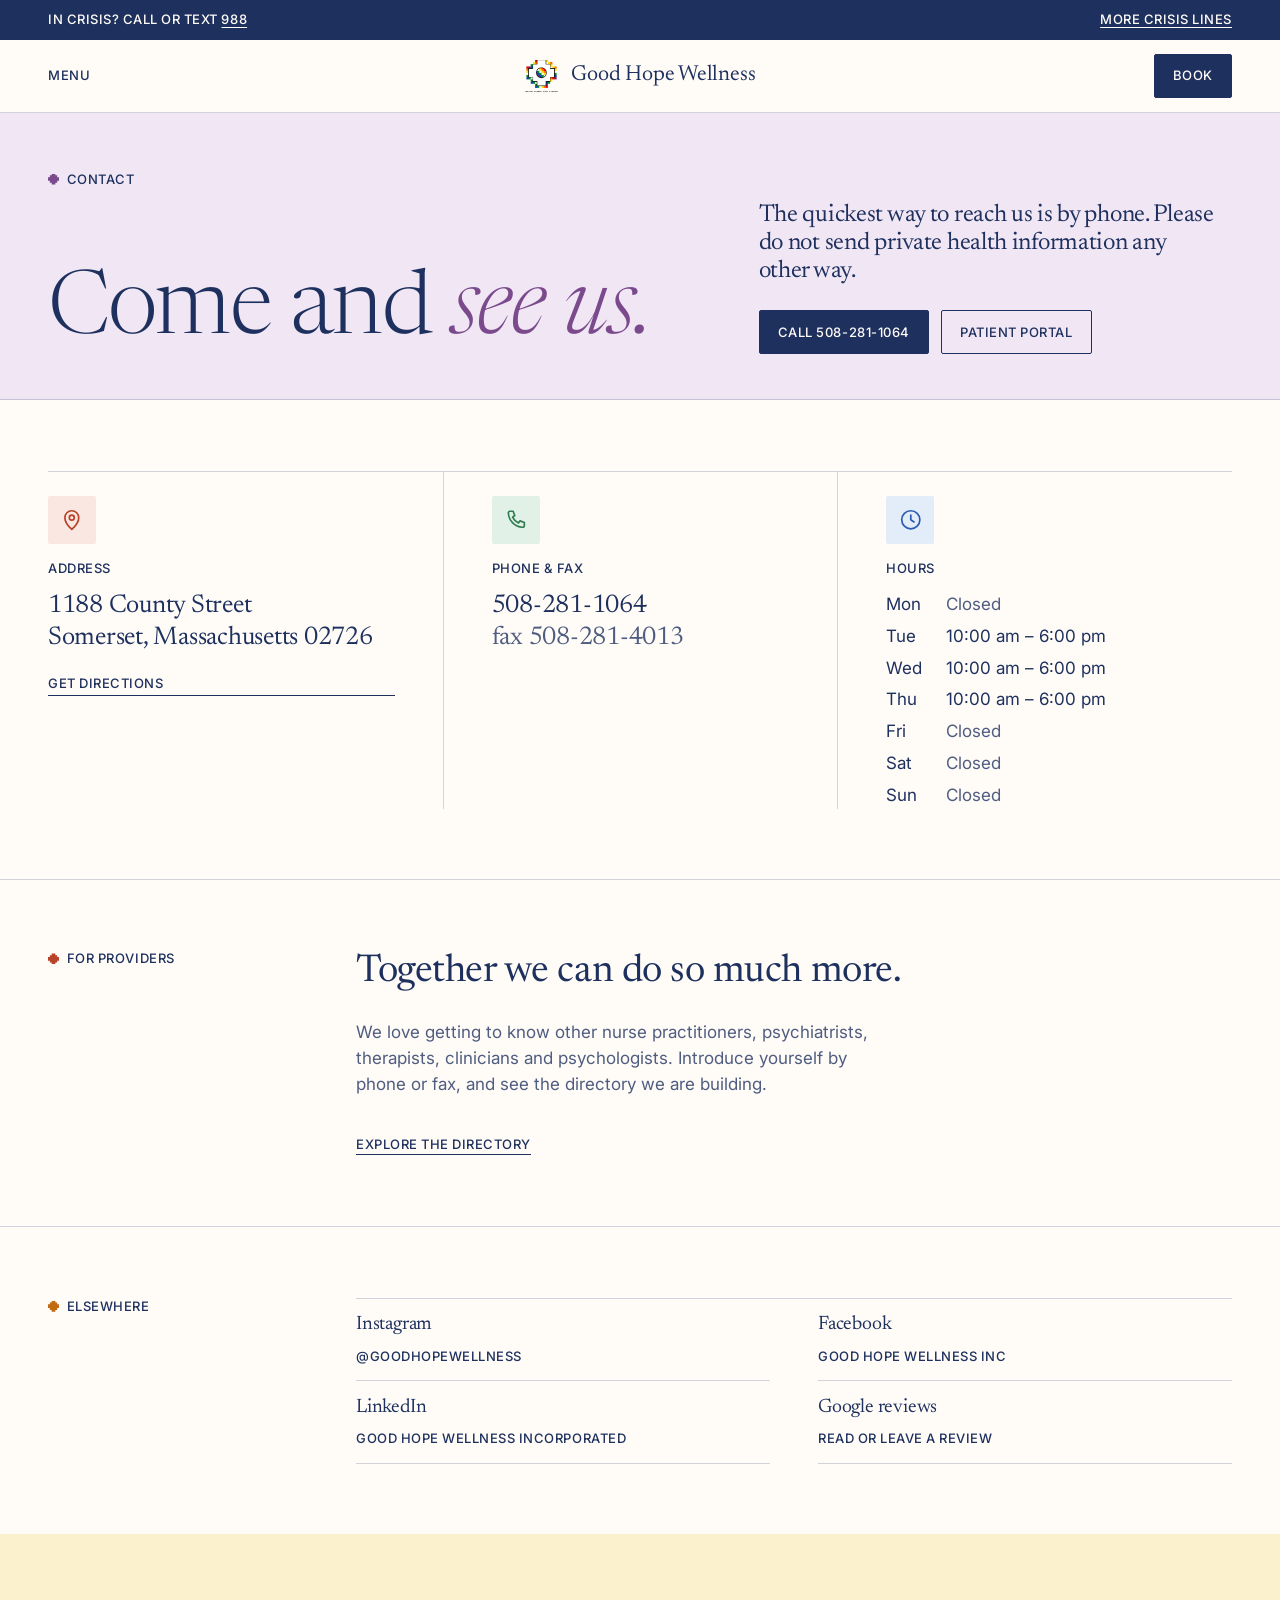
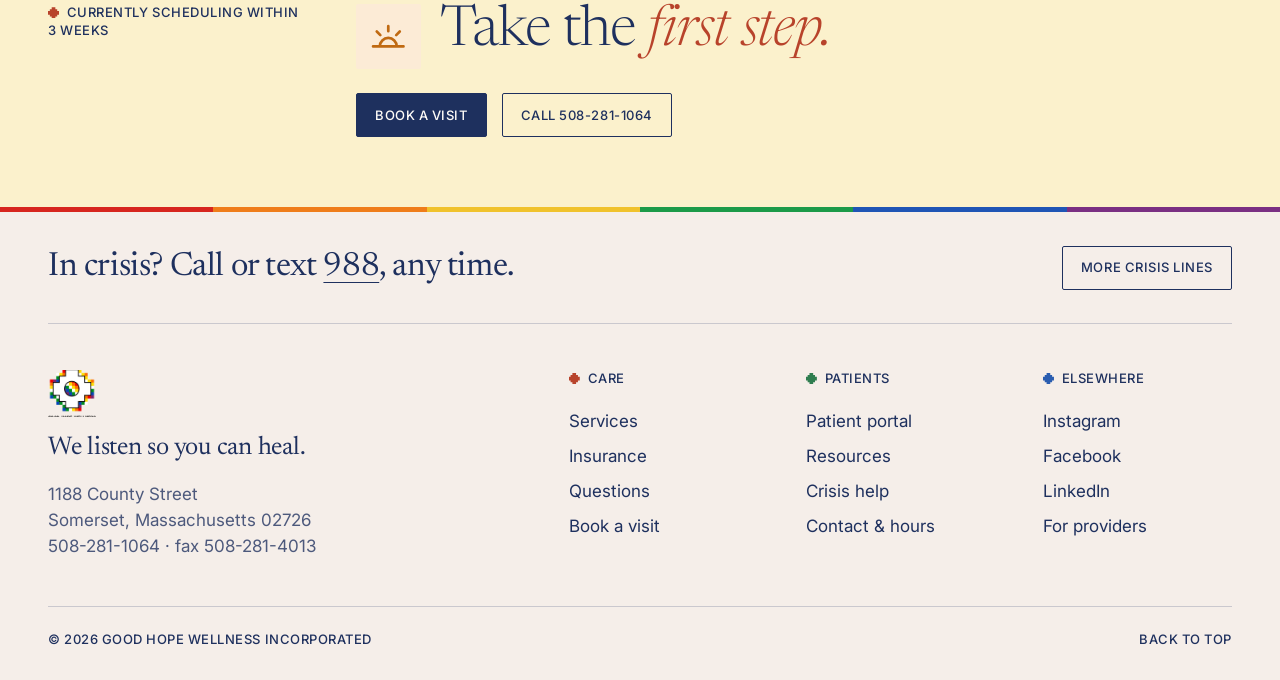
<file: contact/index.html>
<!doctype html>
<html lang="en-US">
<head>
<meta charset="utf-8">
<meta name="viewport" content="width=device-width, initial-scale=1">
<title>Contact &amp; hours | Good Hope Wellness</title>
<meta name="description" content="Good Hope Wellness, 1188 County Street, Somerset, Massachusetts. Phone 508-281-1064. Open Tuesday to Thursday.">
<meta name="theme-color" content="#1e305e">
<meta property="og:site_name" content="Good Hope Wellness">
<meta property="og:title" content="Contact &amp; hours | Good Hope Wellness">
<meta property="og:description" content="Good Hope Wellness, 1188 County Street, Somerset, Massachusetts. Phone 508-281-1064. Open Tuesday to Thursday.">
<meta property="og:type" content="website">
<link rel="icon" href="../assets/img/favicon.png">
<link rel="preconnect" href="https://fonts.googleapis.com">
<link rel="preconnect" href="https://fonts.gstatic.com" crossorigin>
<link rel="stylesheet" href="https://fonts.googleapis.com/css2?family=Inter:wght@400;500&family=Newsreader:ital,opsz,wght@0,6..72,300;0,6..72,400;1,6..72,300;1,6..72,400&display=swap">
<link rel="stylesheet" href="../assets/css/site.css?v=3ce798b1">
<script>document.documentElement.classList.add('js')</script>
</head>
<body>
<a class="skip label" href="#main">Skip to content</a>
<div class="crisis-bar">
  <div class="wrap">
    <p class="label">In crisis? Call or text <a href="tel:988">988</a></p>
    <a class="label" href="../crisis/">More crisis lines</a>
  </div>
</div>
<header class="site-header">
  <div class="wrap bar">
    <a class="menu-btn label" href="#footer" role="button" data-menu-open aria-controls="menu" aria-expanded="false">Menu</a>
    <a class="wordmark" href="../"><img src="../assets/img/mark.png" alt="" width="240" height="233">Good Hope Wellness</a>
    <a class="button" href="../book/">Book</a>
  </div>
</header>
<div class="menu" id="menu" aria-hidden="true">
  <div class="wrap">
    <div class="bar">
      <button class="menu-btn label" type="button" data-menu-close>Close</button>
      <span class="wordmark">Good Hope Wellness</span>
      <a class="button" href="../book/">Book</a>
    </div>
    <nav aria-label="Menu"><a href="../"><span class="label">(1)</span>Home</a><a href="../care/"><span class="label">(2)</span>Care</a><a href="../book/"><span class="label">(3)</span>Book</a><a href="../resources/"><span class="label">(4)</span>Resources</a><a href="../contact/" aria-current="page"><span class="label">(5)</span>Contact</a><a href="../crisis/"><span class="label">(6)</span>Crisis help</a></nav>
    <div class="menu__foot label">
      <a href="tel:5082811064">508-281-1064</a><span>1188 County Street, Somerset, Massachusetts 02726</span><a href="https://phr.charmtracker.com/login.sas?FACILITY_ID=18271991c0b58703e4a620fef637b2057838e95bfe2f4fdb98ee2e5ce9d5cc8ac81b440bc8a53a00" target="_blank" rel="noopener">Patient portal</a>
    </div>
  </div>
</div>
<main id="main">
<section class="page-head c6"><div class="wrap"><p class="label"><span class="mark"></span>Contact</p><h1>Come and <em>see us.</em></h1><p class="statement">The quickest way to reach us is by phone. Please do not send private health information any other way.</p><div class="actions"><a class="button" href="tel:5082811064">Call 508-281-1064</a><a class="button button--quiet" href="https://phr.charmtracker.com/login.sas?FACILITY_ID=18271991c0b58703e4a620fef637b2057838e95bfe2f4fdb98ee2e5ce9d5cc8ac81b440bc8a53a00" target="_blank" rel="noopener">Patient portal</a></div></div></section>

<section class="section">
  <div class="wrap"><div class="visit rise"><div><span class="ico c1" aria-hidden="true"><svg viewBox="0 0 24 24" fill="none" stroke="currentColor" stroke-width="1.6" stroke-linecap="round" stroke-linejoin="round"><path d="M12 21s-6.5-6-6.5-11a6.5 6.5 0 0 1 13 0c0 5-6.5 11-6.5 11Z"/><circle cx="12" cy="10" r="2.3"/></svg></span><span class="label">Address</span><p class="big">1188 County Street<br>Somerset, Massachusetts 02726</p><p style="margin-top:1.25rem"><a class="label go" href="https://maps.google.com/maps?cid=18014019822060184220" target="_blank" rel="noopener">Get directions</a></p></div><div><span class="ico c4" aria-hidden="true"><svg viewBox="0 0 24 24" fill="none" stroke="currentColor" stroke-width="1.6" stroke-linecap="round" stroke-linejoin="round"><path d="M6.5 4h3l1.5 4-2 1.500a11 11 0 0 0 5.5 5.500l1.5-2 4 1.500v3a1.5 1.5 0 0 1-1.6 1.500C10.9 18.5 5.5 13.1 5 5.600A1.5 1.5 0 0 1 6.5 4Z"/></svg></span><span class="label">Phone &amp; fax</span><p class="big"><a href="tel:5082811064">508-281-1064</a><br><span class="soft">fax 508-281-4013</span></p></div><div><span class="ico c5" aria-hidden="true"><svg viewBox="0 0 24 24" fill="none" stroke="currentColor" stroke-width="1.6" stroke-linecap="round" stroke-linejoin="round"><circle cx="12" cy="12" r="8.5"/><path d="M12 7.5V12l3 2"/></svg></span><span class="label">Hours</span><dl class="hours"><dt>Mon</dt><dd>Closed</dd><dt>Tue</dt><dd class="open">10:00 am – 6:00 pm</dd><dt>Wed</dt><dd class="open">10:00 am – 6:00 pm</dd><dt>Thu</dt><dd class="open">10:00 am – 6:00 pm</dd><dt>Fri</dt><dd>Closed</dd><dt>Sat</dt><dd>Closed</dd><dt>Sun</dt><dd>Closed</dd></dl></div></div></div>
</section>
<section class="section section--rule" id="providers">
  <div class="wrap grid">
    <div class="aside rise c1"><p class="label"><span class="mark"></span>For providers</p></div>
    <div class="main rise">
      <p class="statement">Together we can do so much more.</p>
      <p class="measure soft" style="margin-top:1.5rem">We love getting to know other nurse practitioners, psychiatrists, therapists, clinicians and psychologists. Introduce yourself by phone or fax, and see the directory we are building.</p>
      <p style="margin-top:2rem"><a class="label go" href="../resources/">Explore the directory</a></p>
    </div>
  </div>
</section>
<section class="section section--rule">
  <div class="wrap grid">
    <div class="aside rise c2"><p class="label"><span class="mark"></span>Elsewhere</p></div>
    <div class="main--wide">
      <div class="list rise">
        <a class="res" href="https://www.instagram.com/goodhopewellness" target="_blank" rel="noopener"><b>Instagram</b><span class="label">@goodhopewellness</span></a>
        <a class="res" href="https://www.facebook.com/GoodHopeWellnessInc" target="_blank" rel="noopener"><b>Facebook</b><span class="label">Good Hope Wellness Inc</span></a>
        <a class="res" href="https://www.linkedin.com/company/good-hope-wellness-incorporated" target="_blank" rel="noopener"><b>LinkedIn</b><span class="label">Good Hope Wellness Incorporated</span></a>
        <a class="res" href="https://maps.google.com/maps?cid=18014019822060184220" target="_blank" rel="noopener"><b>Google reviews</b><span class="label">Read or leave a review</span></a>
      </div>
    </div>
  </div>
</section>

<section class="section closing">
  <div class="wrap grid">
    <div class="aside rise c1"><p class="label"><span class="mark"></span>Currently scheduling within 3 weeks</p></div>
    <div class="main rise">
      <p class="quote"><span class="ico c2 ico--lg" aria-hidden="true"><svg viewBox="0 0 24 24" fill="none" stroke="currentColor" stroke-width="1.6" stroke-linecap="round" stroke-linejoin="round"><path d="M3 18h18M7 18a5 5 0 0 1 10 0M12 6v3M5.2 9.200l2.1 2.100M18.8 9.200l-2.1 2.1"/></svg></span>Take the <em>first step.</em></p>
      <p><a class="button" href="../book/">Book a visit</a> &nbsp; <a class="button button--quiet" href="tel:5082811064">Call 508-281-1064</a></p>
    </div>
  </div>
</section>
</main>
<footer class="site-footer" id="footer">
  <div class="stripe" aria-hidden="true"></div>
  <div class="wrap">
    <div class="foot-crisis">
      <p class="statement">In crisis? Call or text <a class="tlink" href="tel:988">988</a>, any time.</p>
      <a class="button button--quiet" href="../crisis/">More crisis lines</a>
    </div>
    <div class="foot">
      <div class="foot__brand">
        <img src="../assets/img/mark.png" alt="" width="240" height="233" loading="lazy">
        <p class="big">We listen so you can heal.</p>
        <address>1188 County Street<br>Somerset, Massachusetts 02726<br><a href="tel:5082811064">508-281-1064</a> · fax 508-281-4013</address>
      </div>
      <div><h2><span class="mark c1"></span>Care</h2><ul>
        <li><a href="../care/">Services</a></li>
        <li><a href="../care/#insurance">Insurance</a></li>
        <li><a href="../care/#questions">Questions</a></li>
        <li><a href="../book/">Book a visit</a></li></ul></div>
      <div><h2><span class="mark c4"></span>Patients</h2><ul>
        <li><a href="https://phr.charmtracker.com/login.sas?FACILITY_ID=18271991c0b58703e4a620fef637b2057838e95bfe2f4fdb98ee2e5ce9d5cc8ac81b440bc8a53a00" target="_blank" rel="noopener">Patient portal</a></li>
        <li><a href="../resources/">Resources</a></li>
        <li><a href="../crisis/">Crisis help</a></li>
        <li><a href="../contact/">Contact &amp; hours</a></li></ul></div>
      <div><h2><span class="mark c5"></span>Elsewhere</h2><ul>
        <li><a href="https://www.instagram.com/goodhopewellness" target="_blank" rel="noopener">Instagram</a></li>
        <li><a href="https://www.facebook.com/GoodHopeWellnessInc" target="_blank" rel="noopener">Facebook</a></li>
        <li><a href="https://www.linkedin.com/company/good-hope-wellness-incorporated" target="_blank" rel="noopener">LinkedIn</a></li>
        <li><a href="../contact/#providers">For providers</a></li></ul></div>
    </div>
    <div class="legal label"><span>© 2026 Good Hope Wellness Incorporated</span><a href="#main">Back to top</a></div>
  </div>
</footer>
<script src="../assets/js/site.js?v=3ce798b1" defer></script>
</body>
</html>
</file>
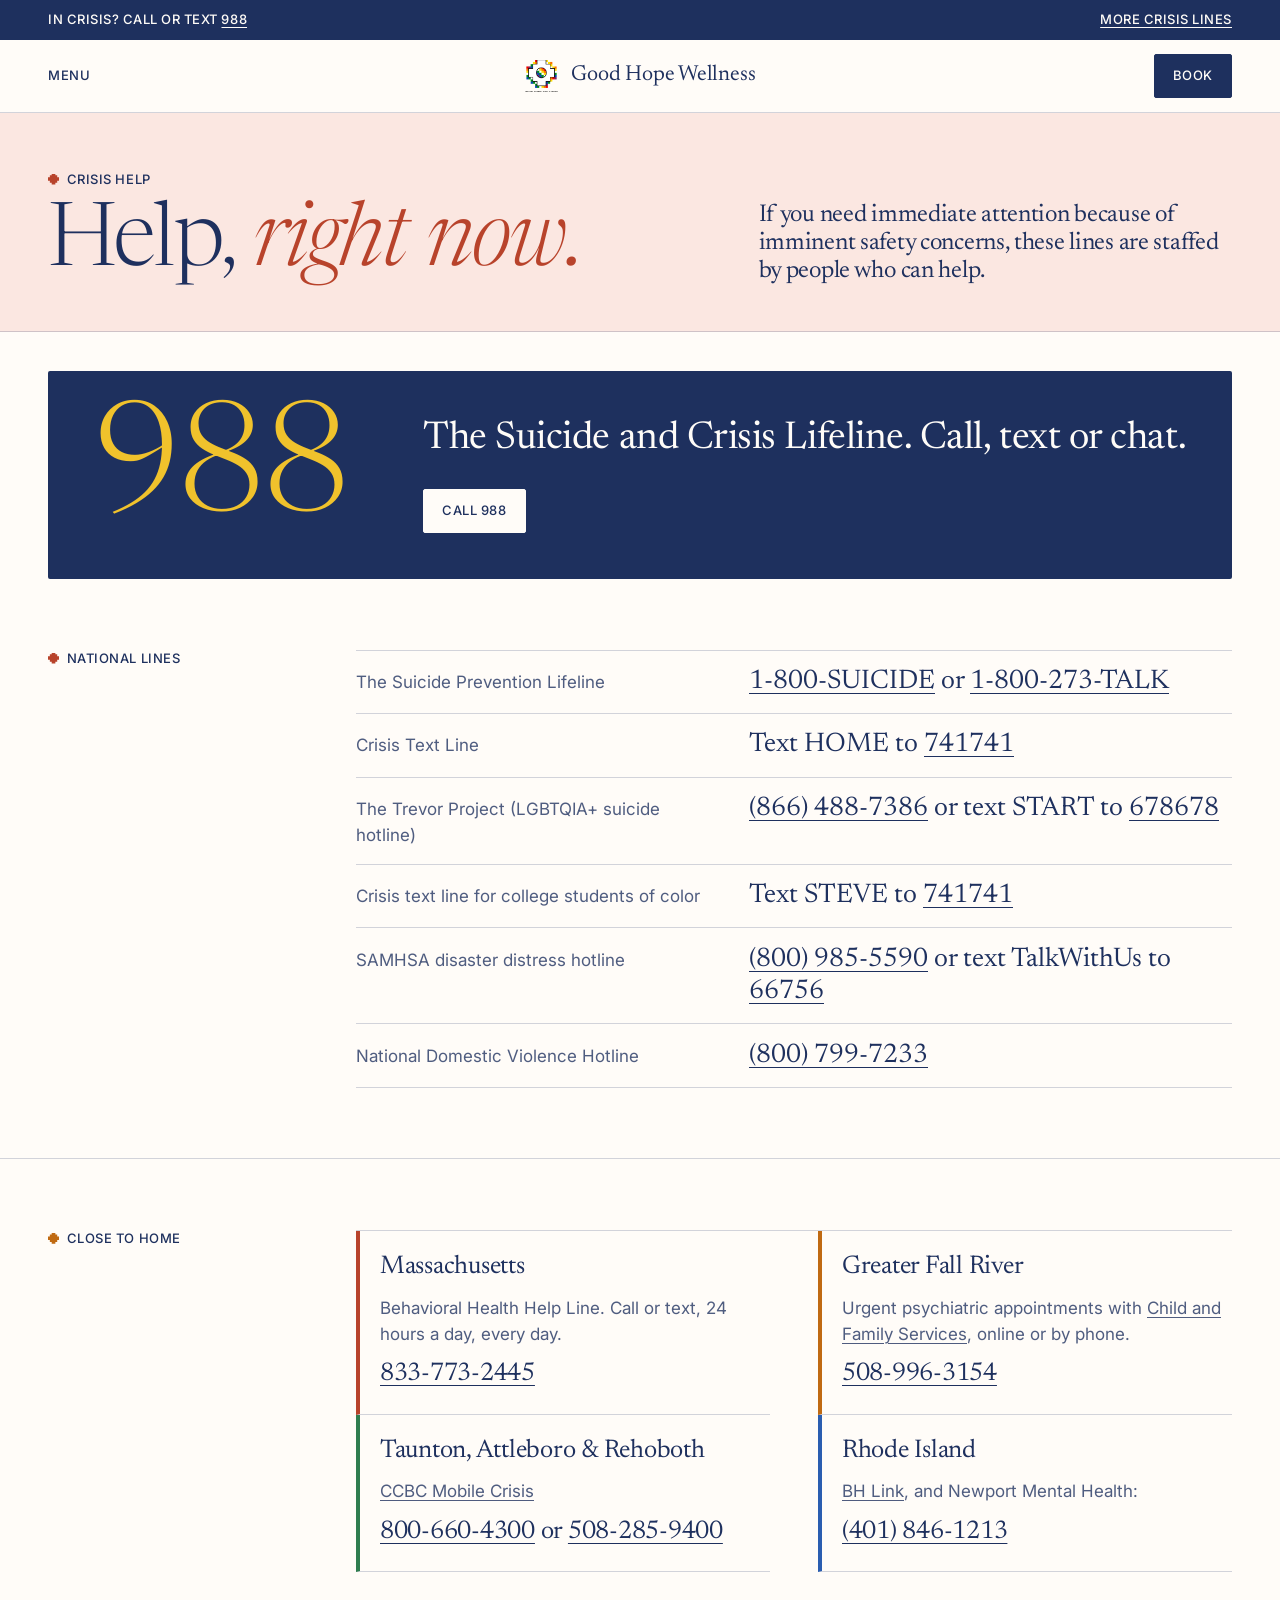
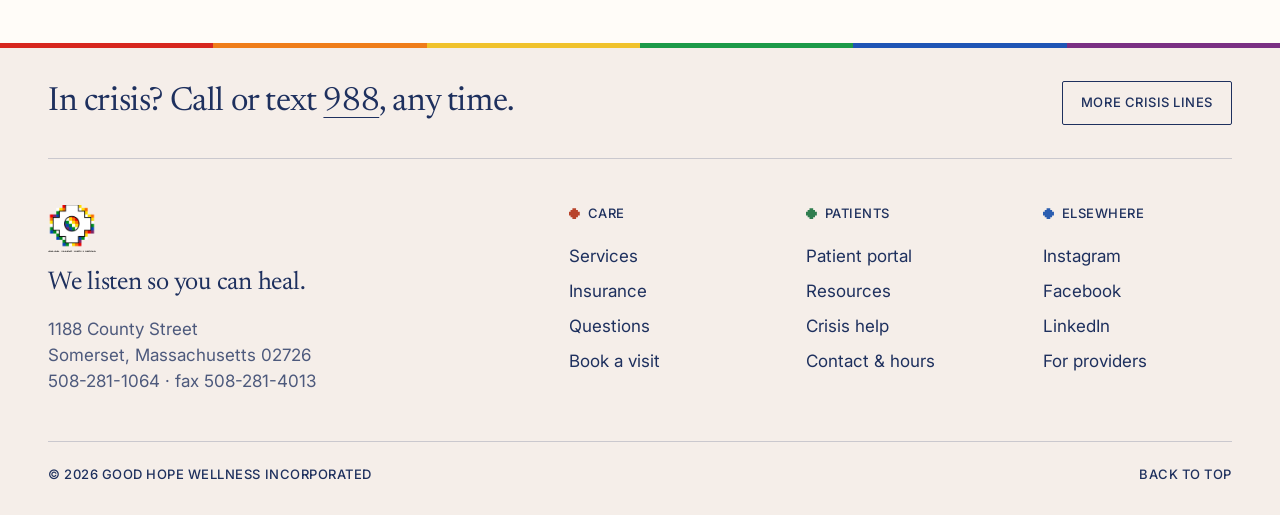
<file: crisis/index.html>
<!doctype html>
<html lang="en-US">
<head>
<meta charset="utf-8">
<meta name="viewport" content="width=device-width, initial-scale=1">
<title>Crisis help | Good Hope Wellness</title>
<meta name="description" content="Call or text 988 for immediate help. National and local crisis lines for Massachusetts and Rhode Island.">
<meta name="theme-color" content="#1e305e">
<meta property="og:site_name" content="Good Hope Wellness">
<meta property="og:title" content="Crisis help | Good Hope Wellness">
<meta property="og:description" content="Call or text 988 for immediate help. National and local crisis lines for Massachusetts and Rhode Island.">
<meta property="og:type" content="website">
<link rel="icon" href="../assets/img/favicon.png">
<link rel="preconnect" href="https://fonts.googleapis.com">
<link rel="preconnect" href="https://fonts.gstatic.com" crossorigin>
<link rel="stylesheet" href="https://fonts.googleapis.com/css2?family=Inter:wght@400;500&family=Newsreader:ital,opsz,wght@0,6..72,300;0,6..72,400;1,6..72,300;1,6..72,400&display=swap">
<link rel="stylesheet" href="../assets/css/site.css?v=3ce798b1">
<script>document.documentElement.classList.add('js')</script>
</head>
<body>
<a class="skip label" href="#main">Skip to content</a>
<div class="crisis-bar">
  <div class="wrap">
    <p class="label">In crisis? Call or text <a href="tel:988">988</a></p>
    <a class="label" href="../crisis/">More crisis lines</a>
  </div>
</div>
<header class="site-header">
  <div class="wrap bar">
    <a class="menu-btn label" href="#footer" role="button" data-menu-open aria-controls="menu" aria-expanded="false">Menu</a>
    <a class="wordmark" href="../"><img src="../assets/img/mark.png" alt="" width="240" height="233">Good Hope Wellness</a>
    <a class="button" href="../book/">Book</a>
  </div>
</header>
<div class="menu" id="menu" aria-hidden="true">
  <div class="wrap">
    <div class="bar">
      <button class="menu-btn label" type="button" data-menu-close>Close</button>
      <span class="wordmark">Good Hope Wellness</span>
      <a class="button" href="../book/">Book</a>
    </div>
    <nav aria-label="Menu"><a href="../"><span class="label">(1)</span>Home</a><a href="../care/"><span class="label">(2)</span>Care</a><a href="../book/"><span class="label">(3)</span>Book</a><a href="../resources/"><span class="label">(4)</span>Resources</a><a href="../contact/"><span class="label">(5)</span>Contact</a><a href="../crisis/" aria-current="page"><span class="label">(6)</span>Crisis help</a></nav>
    <div class="menu__foot label">
      <a href="tel:5082811064">508-281-1064</a><span>1188 County Street, Somerset, Massachusetts 02726</span><a href="https://phr.charmtracker.com/login.sas?FACILITY_ID=18271991c0b58703e4a620fef637b2057838e95bfe2f4fdb98ee2e5ce9d5cc8ac81b440bc8a53a00" target="_blank" rel="noopener">Patient portal</a>
    </div>
  </div>
</div>
<main id="main">
<section class="page-head c1"><div class="wrap"><p class="label"><span class="mark"></span>Crisis help</p><h1>Help, <em>right now.</em></h1><p class="statement">If you need immediate attention because of imminent safety concerns, these lines are staffed by people who can help.</p></div></section>

<section class="section" style="padding-top:clamp(1.75rem,3vw,2.5rem)">
  <div class="wrap">
    <div class="nine rise">
      <a class="num" href="tel:988" aria-label="Call 988">988</a>
      <div><p class="statement">The Suicide and Crisis Lifeline. Call, text or chat.</p><a class="button" href="tel:988">Call 988</a></div>
    </div>
  </div>
</section>
<section class="section" style="padding-top:0">
  <div class="wrap grid">
    <div class="aside rise c1"><p class="label"><span class="mark"></span>National lines</p></div>
    <div class="main--wide">
      <ul class="lines rise">
        <li><span class="who">The Suicide Prevention Lifeline</span><span class="how"><a href="tel:18007842433">1-800-SUICIDE</a> or <a href="tel:18002738255">1-800-273-TALK</a></span></li>
        <li><span class="who">Crisis Text Line</span><span class="how">Text HOME to <a href="sms:741741">741741</a></span></li>
        <li><span class="who">The Trevor Project (LGBTQIA+ suicide hotline)</span><span class="how"><a href="tel:8664887386">(866) 488-7386</a> or text START to <a href="sms:678678">678678</a></span></li>
        <li><span class="who">Crisis text line for college students of color</span><span class="how">Text STEVE to <a href="sms:741741">741741</a></span></li>
        <li><span class="who">SAMHSA disaster distress hotline</span><span class="how"><a href="tel:8009855990">(800) 985-5590</a> or text TalkWithUs to <a href="sms:66756">66756</a></span></li>
        <li><span class="who">National Domestic Violence Hotline</span><span class="how"><a href="tel:8007997233">(800) 799-7233</a></span></li>
      </ul>
    </div>
  </div>
</section>
<section class="section section--rule">
  <div class="wrap grid">
    <div class="aside rise c2"><p class="label"><span class="mark"></span>Close to home</p></div>
    <div class="main--wide">
      <div class="local rise">
        <div><h3>Massachusetts</h3><p>Behavioral Health Help Line. Call or text, 24 hours a day, every day.</p><p class="big"><a class="tel" href="tel:8337732445">833-773-2445</a></p></div>
        <div><h3>Greater Fall River</h3><p>Urgent psychiatric appointments with <a class="tlink" href="https://cfservices.org/contact-us/locations/site-1052-pleasant/" target="_blank" rel="noopener">Child and Family Services</a>, online or by phone.</p><p class="big"><a class="tel" href="tel:5089963154">508-996-3154</a></p></div>
        <div><h3>Taunton, Attleboro &amp; Rehoboth</h3><p><a class="tlink" href="https://comcounseling.org/services/acute-emergency-psychiatry.php" target="_blank" rel="noopener">CCBC Mobile Crisis</a></p><p class="big"><a class="tel" href="tel:8006604300">800-660-4300</a> or <a class="tel" href="tel:5082859400">508-285-9400</a></p></div>
        <div><h3>Rhode Island</h3><p><a class="tlink" href="https://www.bhlink.org/" target="_blank" rel="noopener">BH Link</a>, and Newport Mental Health:</p><p class="big"><a class="tel" href="tel:4018461213">(401) 846-1213</a></p></div>
      </div>
    </div>
  </div>
</section>

</main>
<footer class="site-footer" id="footer">
  <div class="stripe" aria-hidden="true"></div>
  <div class="wrap">
    <div class="foot-crisis">
      <p class="statement">In crisis? Call or text <a class="tlink" href="tel:988">988</a>, any time.</p>
      <a class="button button--quiet" href="../crisis/">More crisis lines</a>
    </div>
    <div class="foot">
      <div class="foot__brand">
        <img src="../assets/img/mark.png" alt="" width="240" height="233" loading="lazy">
        <p class="big">We listen so you can heal.</p>
        <address>1188 County Street<br>Somerset, Massachusetts 02726<br><a href="tel:5082811064">508-281-1064</a> · fax 508-281-4013</address>
      </div>
      <div><h2><span class="mark c1"></span>Care</h2><ul>
        <li><a href="../care/">Services</a></li>
        <li><a href="../care/#insurance">Insurance</a></li>
        <li><a href="../care/#questions">Questions</a></li>
        <li><a href="../book/">Book a visit</a></li></ul></div>
      <div><h2><span class="mark c4"></span>Patients</h2><ul>
        <li><a href="https://phr.charmtracker.com/login.sas?FACILITY_ID=18271991c0b58703e4a620fef637b2057838e95bfe2f4fdb98ee2e5ce9d5cc8ac81b440bc8a53a00" target="_blank" rel="noopener">Patient portal</a></li>
        <li><a href="../resources/">Resources</a></li>
        <li><a href="../crisis/">Crisis help</a></li>
        <li><a href="../contact/">Contact &amp; hours</a></li></ul></div>
      <div><h2><span class="mark c5"></span>Elsewhere</h2><ul>
        <li><a href="https://www.instagram.com/goodhopewellness" target="_blank" rel="noopener">Instagram</a></li>
        <li><a href="https://www.facebook.com/GoodHopeWellnessInc" target="_blank" rel="noopener">Facebook</a></li>
        <li><a href="https://www.linkedin.com/company/good-hope-wellness-incorporated" target="_blank" rel="noopener">LinkedIn</a></li>
        <li><a href="../contact/#providers">For providers</a></li></ul></div>
    </div>
    <div class="legal label"><span>© 2026 Good Hope Wellness Incorporated</span><a href="#main">Back to top</a></div>
  </div>
</footer>
<script src="../assets/js/site.js?v=3ce798b1" defer></script>
</body>
</html>
</file>
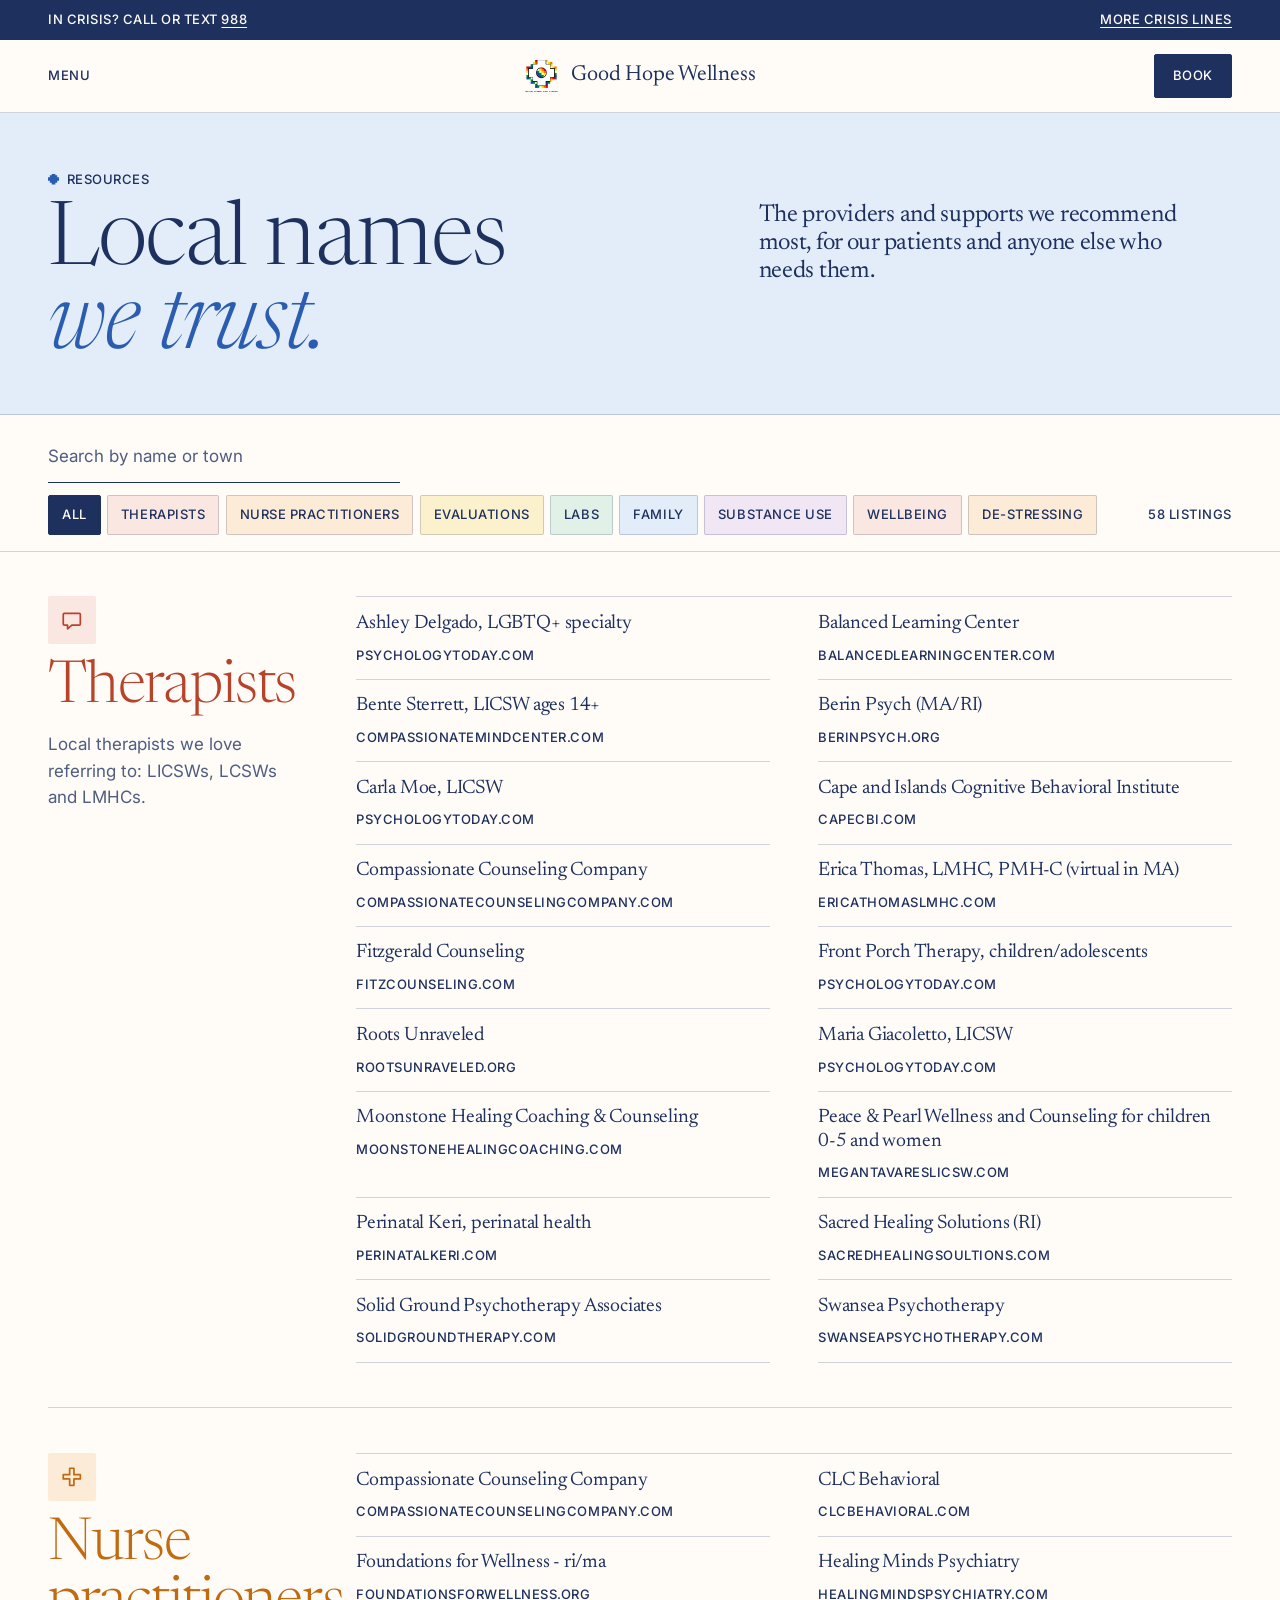
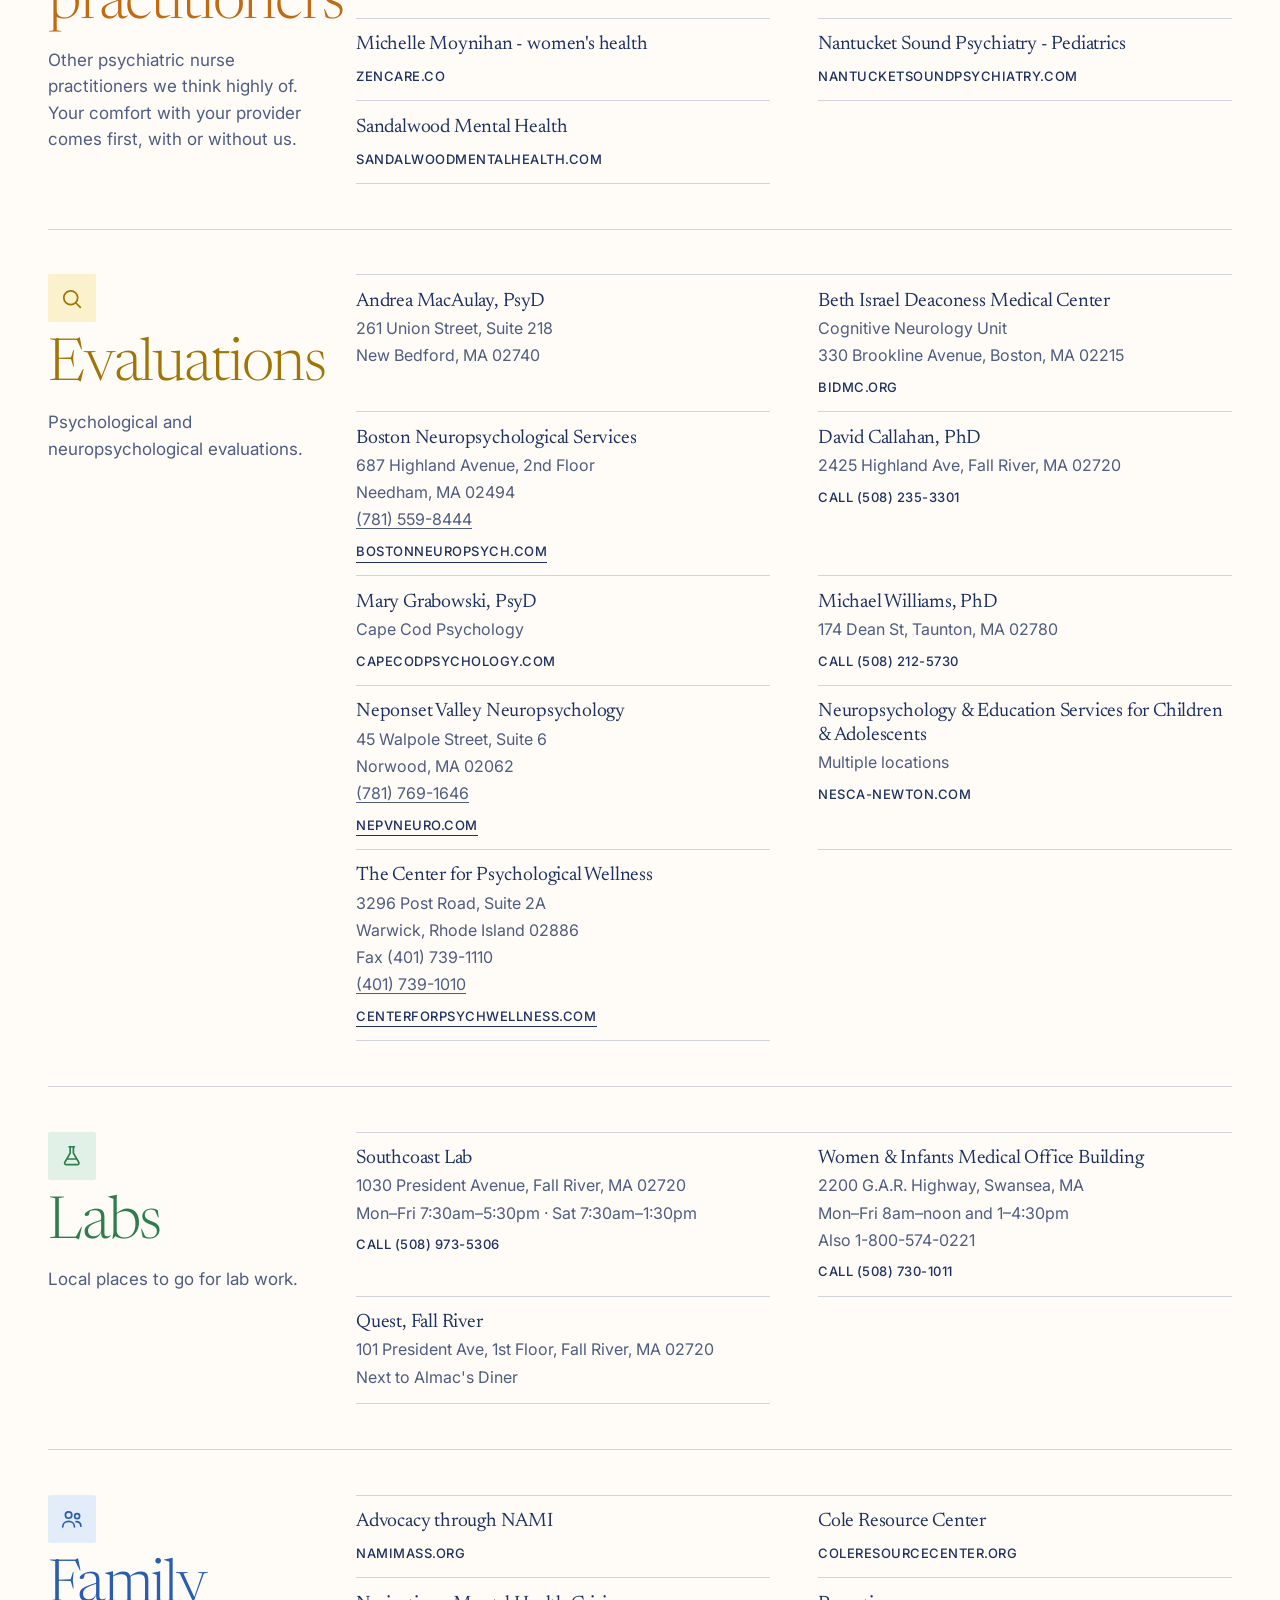
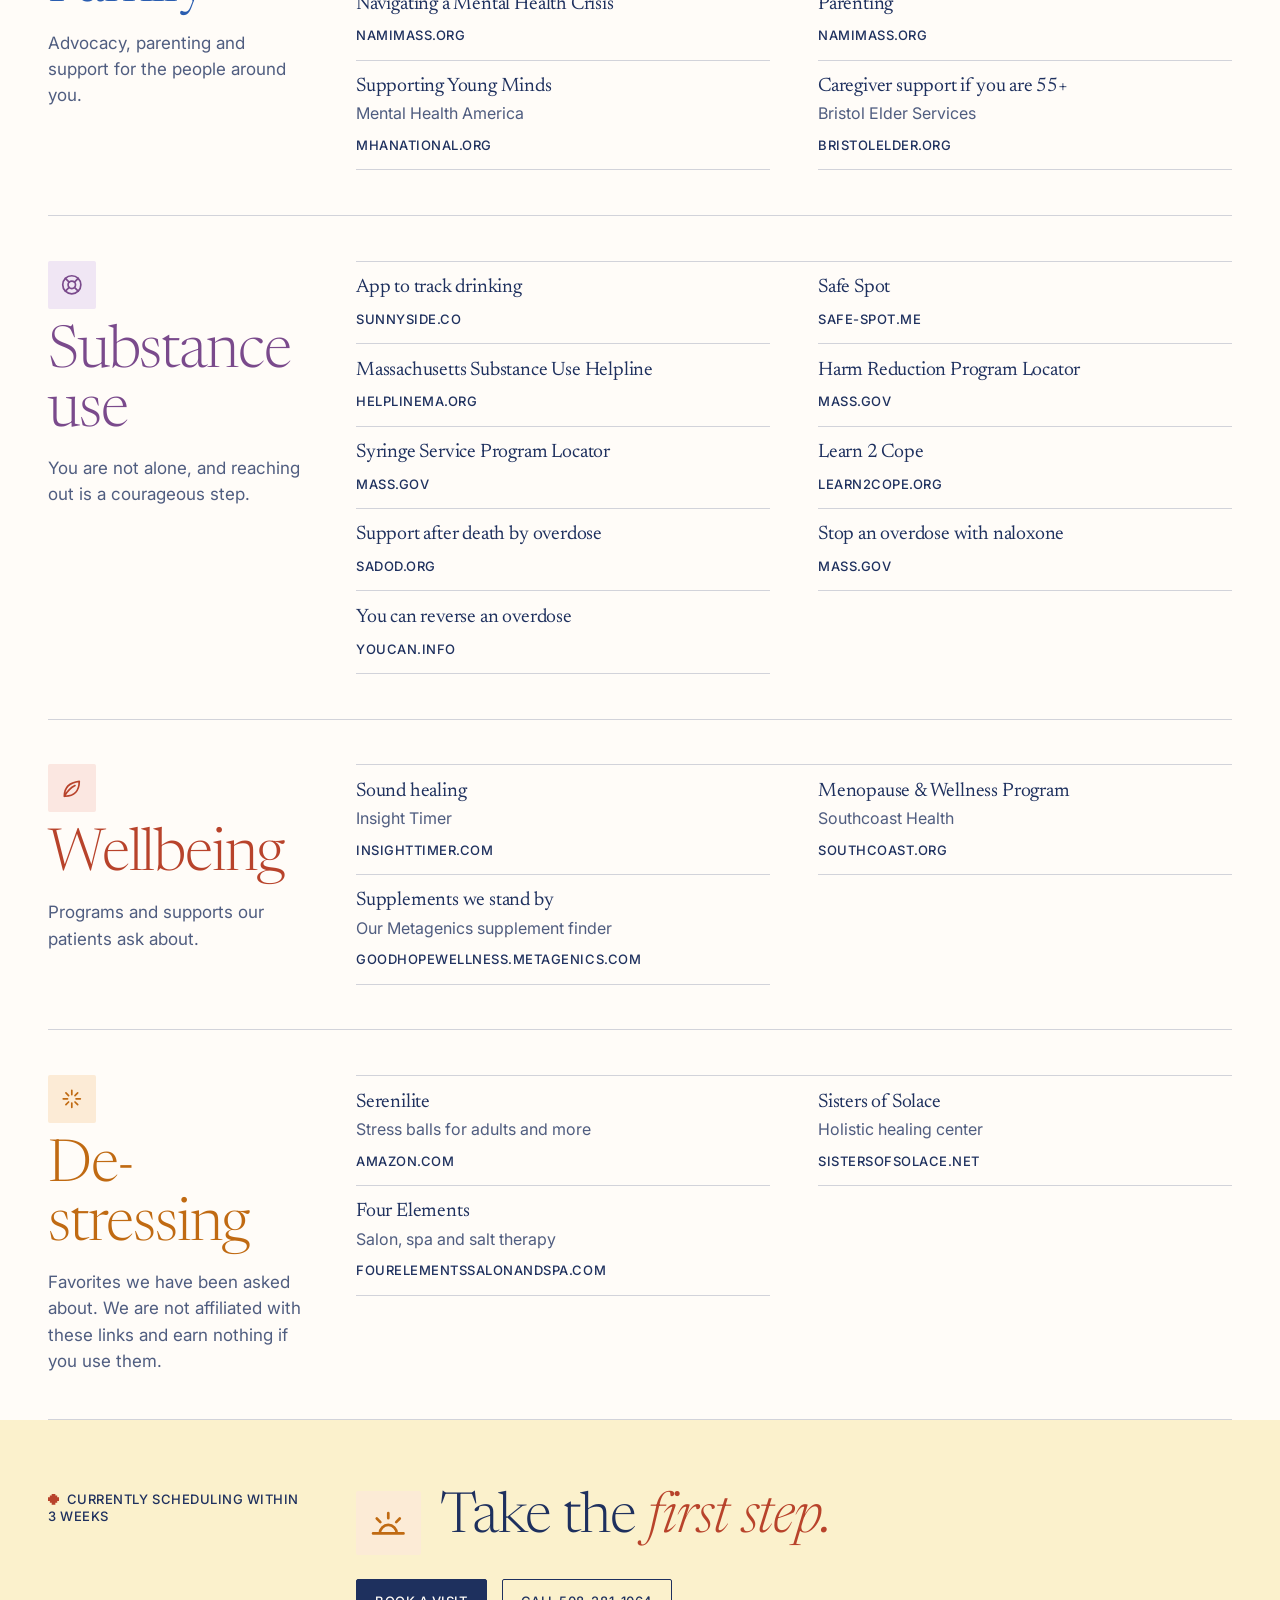
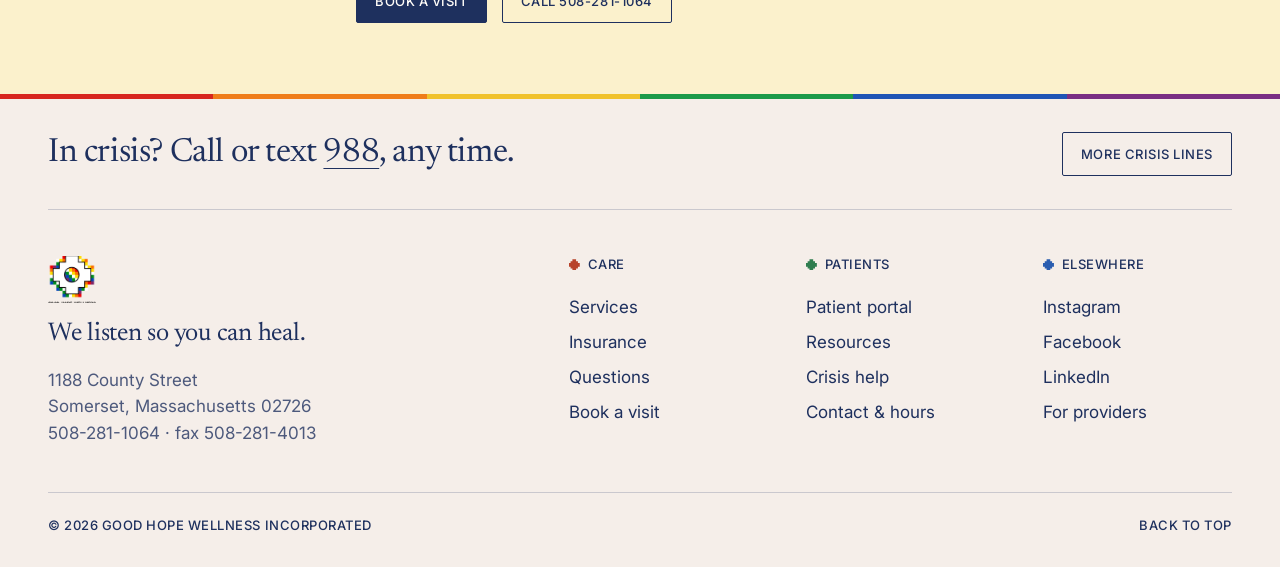
<file: resources/index.html>
<!doctype html>
<html lang="en-US">
<head>
<meta charset="utf-8">
<meta name="viewport" content="width=device-width, initial-scale=1">
<title>Resource directory | Good Hope Wellness</title>
<meta name="description" content="Local therapists, psychologists, nurse practitioners, labs, family support and substance use resources recommended by Good Hope Wellness.">
<meta name="theme-color" content="#1e305e">
<meta property="og:site_name" content="Good Hope Wellness">
<meta property="og:title" content="Resource directory | Good Hope Wellness">
<meta property="og:description" content="Local therapists, psychologists, nurse practitioners, labs, family support and substance use resources recommended by Good Hope Wellness.">
<meta property="og:type" content="website">
<link rel="icon" href="../assets/img/favicon.png">
<link rel="preconnect" href="https://fonts.googleapis.com">
<link rel="preconnect" href="https://fonts.gstatic.com" crossorigin>
<link rel="stylesheet" href="https://fonts.googleapis.com/css2?family=Inter:wght@400;500&family=Newsreader:ital,opsz,wght@0,6..72,300;0,6..72,400;1,6..72,300;1,6..72,400&display=swap">
<link rel="stylesheet" href="../assets/css/site.css?v=3ce798b1">
<script>document.documentElement.classList.add('js')</script>
</head>
<body>
<a class="skip label" href="#main">Skip to content</a>
<div class="crisis-bar">
  <div class="wrap">
    <p class="label">In crisis? Call or text <a href="tel:988">988</a></p>
    <a class="label" href="../crisis/">More crisis lines</a>
  </div>
</div>
<header class="site-header">
  <div class="wrap bar">
    <a class="menu-btn label" href="#footer" role="button" data-menu-open aria-controls="menu" aria-expanded="false">Menu</a>
    <a class="wordmark" href="../"><img src="../assets/img/mark.png" alt="" width="240" height="233">Good Hope Wellness</a>
    <a class="button" href="../book/">Book</a>
  </div>
</header>
<div class="menu" id="menu" aria-hidden="true">
  <div class="wrap">
    <div class="bar">
      <button class="menu-btn label" type="button" data-menu-close>Close</button>
      <span class="wordmark">Good Hope Wellness</span>
      <a class="button" href="../book/">Book</a>
    </div>
    <nav aria-label="Menu"><a href="../"><span class="label">(1)</span>Home</a><a href="../care/"><span class="label">(2)</span>Care</a><a href="../book/"><span class="label">(3)</span>Book</a><a href="../resources/" aria-current="page"><span class="label">(4)</span>Resources</a><a href="../contact/"><span class="label">(5)</span>Contact</a><a href="../crisis/"><span class="label">(6)</span>Crisis help</a></nav>
    <div class="menu__foot label">
      <a href="tel:5082811064">508-281-1064</a><span>1188 County Street, Somerset, Massachusetts 02726</span><a href="https://phr.charmtracker.com/login.sas?FACILITY_ID=18271991c0b58703e4a620fef637b2057838e95bfe2f4fdb98ee2e5ce9d5cc8ac81b440bc8a53a00" target="_blank" rel="noopener">Patient portal</a>
    </div>
  </div>
</div>
<main id="main">
<section class="page-head c5"><div class="wrap"><p class="label"><span class="mark"></span>Resources</p><h1>Local names <em>we trust.</em></h1><p class="statement">The providers and supports we recommend most, for our patients and anyone else who needs them.</p></div></section>
<div data-directory><div class="tools"><div class="wrap tools__in"><label class="search"><span class="sr">Search the directory</span><input type="search" placeholder="Search by name or town"></label><div class="filters" role="group" aria-label="Filter by category"><button class="filter label" type="button" data-cat="all" aria-pressed="true">All</button><button class="filter label" type="button" data-cat="therapists" aria-pressed="false">Therapists</button><button class="filter label" type="button" data-cat="prescribers" aria-pressed="false">Nurse practitioners</button><button class="filter label" type="button" data-cat="evaluations" aria-pressed="false">Evaluations</button><button class="filter label" type="button" data-cat="labs" aria-pressed="false">Labs</button><button class="filter label" type="button" data-cat="family" aria-pressed="false">Family</button><button class="filter label" type="button" data-cat="substance" aria-pressed="false">Substance use</button><button class="filter label" type="button" data-cat="wellbeing" aria-pressed="false">Wellbeing</button><button class="filter label" type="button" data-cat="tools" aria-pressed="false">De-stressing</button></div><span class="count label" aria-live="polite">58 listings</span></div></div><div class="wrap"><section class="group grid" id="therapists" data-cat="therapists"><div class="aside c1"><span class="ico " aria-hidden="true"><svg viewBox="0 0 24 24" fill="none" stroke="currentColor" stroke-width="1.6" stroke-linecap="round" stroke-linejoin="round"><path d="M5 5h14a1 1 0 0 1 1 1v9a1 1 0 0 1-1 1h-7l-4 3.5V16H5a1 1 0 0 1-1-1V6a1 1 0 0 1 1-1Z"/></svg></span><h2>Therapists</h2><p>Local therapists we love referring to: LICSWs, LCSWs and LMHCs.</p></div><div class="main--wide"><div class="list"><a class="res" data-text="ashley delgado, lgbtq+ specialty psychologytoday.com" href="https://www.psychologytoday.com/us/therapists/ashley-delgado-north-providence-ri/1399728" target="_blank" rel="noopener"><b>Ashley Delgado, LGBTQ+ specialty</b><span class="label">psychologytoday.com</span></a><a class="res" data-text="balanced learning center balancedlearningcenter.com" href="https://balancedlearningcenter.com/" target="_blank" rel="noopener"><b>Balanced Learning Center</b><span class="label">balancedlearningcenter.com</span></a><a class="res" data-text="bente sterrett, licsw ages 14+ compassionatemindcenter.com" href="https://www.compassionatemindcenter.com/" target="_blank" rel="noopener"><b>Bente Sterrett, LICSW ages 14+</b><span class="label">compassionatemindcenter.com</span></a><a class="res" data-text="berin psych (ma/ri) berinpsych.org" href="https://www.berinpsych.org/" target="_blank" rel="noopener"><b>Berin Psych (MA/RI)</b><span class="label">berinpsych.org</span></a><a class="res" data-text="carla moe, licsw psychologytoday.com" href="https://www.psychologytoday.com/us/therapists/carla-moe-somerset-ma/135440" target="_blank" rel="noopener"><b>Carla Moe, LICSW</b><span class="label">psychologytoday.com</span></a><a class="res" data-text="cape and islands cognitive behavioral institute capecbi.com" href="https://www.capecbi.com/" target="_blank" rel="noopener"><b>Cape and Islands Cognitive Behavioral Institute</b><span class="label">capecbi.com</span></a><a class="res" data-text="compassionate counseling company compassionatecounselingcompany.com" href="https://www.compassionatecounselingcompany.com/" target="_blank" rel="noopener"><b>Compassionate Counseling Company</b><span class="label">compassionatecounselingcompany.com</span></a><a class="res" data-text="erica thomas, lmhc, pmh-c (virtual in ma) ericathomaslmhc.com" href="https://www.ericathomaslmhc.com/" target="_blank" rel="noopener"><b>Erica Thomas, LMHC, PMH-C (virtual in MA)</b><span class="label">ericathomaslmhc.com</span></a><a class="res" data-text="fitzgerald counseling fitzcounseling.com" href="https://fitzcounseling.com/" target="_blank" rel="noopener"><b>Fitzgerald Counseling</b><span class="label">fitzcounseling.com</span></a><a class="res" data-text="front porch therapy, children/adolescents psychologytoday.com" href="https://www.psychologytoday.com/us/therapists/jeffrey-lima-fall-river-ma/786664" target="_blank" rel="noopener"><b>Front Porch Therapy, children/adolescents</b><span class="label">psychologytoday.com</span></a><a class="res" data-text="roots unraveled rootsunraveled.org" href="https://www.rootsunraveled.org/" target="_blank" rel="noopener"><b>Roots Unraveled</b><span class="label">rootsunraveled.org</span></a><a class="res" data-text="maria giacoletto, licsw psychologytoday.com" href="https://www.psychologytoday.com/us/therapists/maria-giacoletto-seekonk-ma/1305427" target="_blank" rel="noopener"><b>Maria Giacoletto, LICSW</b><span class="label">psychologytoday.com</span></a><a class="res" data-text="moonstone healing coaching &amp; counseling moonstonehealingcoaching.com" href="https://www.moonstonehealingcoaching.com/" target="_blank" rel="noopener"><b>Moonstone Healing Coaching &amp; Counseling</b><span class="label">moonstonehealingcoaching.com</span></a><a class="res" data-text="peace &amp; pearl wellness and counseling for children 0-5 and women megantavareslicsw.com" href="https://www.megantavareslicsw.com/" target="_blank" rel="noopener"><b>Peace &amp; Pearl Wellness and Counseling for children 0-5 and women</b><span class="label">megantavareslicsw.com</span></a><a class="res" data-text="perinatal keri, perinatal health perinatalkeri.com" href="https://perinatalkeri.com/" target="_blank" rel="noopener"><b>Perinatal Keri, perinatal health</b><span class="label">perinatalkeri.com</span></a><a class="res" data-text="sacred healing solutions (ri) sacredhealingsoultions.com" href="https://sacredhealingsoultions.com/" target="_blank" rel="noopener"><b>Sacred Healing Solutions (RI)</b><span class="label">sacredhealingsoultions.com</span></a><a class="res" data-text="solid ground psychotherapy associates solidgroundtherapy.com" href="https://solidgroundtherapy.com/" target="_blank" rel="noopener"><b>Solid Ground Psychotherapy Associates</b><span class="label">solidgroundtherapy.com</span></a><a class="res" data-text="swansea psychotherapy swanseapsychotherapy.com" href="https://www.swanseapsychotherapy.com/" target="_blank" rel="noopener"><b>Swansea Psychotherapy</b><span class="label">swanseapsychotherapy.com</span></a></div></div></section><section class="group grid" id="prescribers" data-cat="prescribers"><div class="aside c2"><span class="ico " aria-hidden="true"><svg viewBox="0 0 24 24" fill="none" stroke="currentColor" stroke-width="1.6" stroke-linecap="round" stroke-linejoin="round"><path d="M10 4h4v6h6v4h-6v6h-4v-6H4v-4h6Z"/></svg></span><h2>Nurse practitioners</h2><p>Other psychiatric nurse practitioners we think highly of. Your comfort with your provider comes first, with or without us.</p></div><div class="main--wide"><div class="list"><a class="res" data-text="compassionate counseling company compassionatecounselingcompany.com" href="https://www.compassionatecounselingcompany.com/services/medication-management-in-massachusetts/" target="_blank" rel="noopener"><b>Compassionate Counseling Company</b><span class="label">compassionatecounselingcompany.com</span></a><a class="res" data-text="clc behavioral clcbehavioral.com" href="https://www.clcbehavioral.com/" target="_blank" rel="noopener"><b>CLC Behavioral</b><span class="label">clcbehavioral.com</span></a><a class="res" data-text="foundations for wellness - ri/ma foundationsforwellness.org" href="https://www.foundationsforwellness.org/" target="_blank" rel="noopener"><b>Foundations for Wellness - ri/ma</b><span class="label">foundationsforwellness.org</span></a><a class="res" data-text="healing minds psychiatry healingmindspsychiatry.com" href="https://www.healingmindspsychiatry.com/" target="_blank" rel="noopener"><b>Healing Minds Psychiatry</b><span class="label">healingmindspsychiatry.com</span></a><a class="res" data-text="michelle moynihan - women&#x27;s health zencare.co" href="https://zencare.co/provider/psychiatric-nurse-practitioner/michelle-moynihan" target="_blank" rel="noopener"><b>Michelle Moynihan - women&#x27;s health</b><span class="label">zencare.co</span></a><a class="res" data-text="nantucket sound psychiatry - pediatrics nantucketsoundpsychiatry.com" href="https://nantucketsoundpsychiatry.com/" target="_blank" rel="noopener"><b>Nantucket Sound Psychiatry - Pediatrics</b><span class="label">nantucketsoundpsychiatry.com</span></a><a class="res" data-text="sandalwood mental health sandalwoodmentalhealth.com" href="http://www.sandalwoodmentalhealth.com" target="_blank" rel="noopener"><b>Sandalwood Mental Health</b><span class="label">sandalwoodmentalhealth.com</span></a></div></div></section><section class="group grid" id="evaluations" data-cat="evaluations"><div class="aside c3"><span class="ico " aria-hidden="true"><svg viewBox="0 0 24 24" fill="none" stroke="currentColor" stroke-width="1.6" stroke-linecap="round" stroke-linejoin="round"><circle cx="11" cy="11" r="6.5"/><path d="m20 20-4.3-4.3"/></svg></span><h2>Evaluations</h2><p>Psychological and neuropsychological evaluations.</p></div><div class="main--wide"><div class="list"><div class="res" data-text="andrea macaulay, psyd 261 union street, suite 218 new bedford, ma 02740 "><b>Andrea MacAulay, PsyD</b><span>261 Union Street, Suite 218</span><span>New Bedford, MA 02740</span></div><a class="res" data-text="beth israel deaconess medical center cognitive neurology unit 330 brookline avenue, boston, ma 02215 bidmc.org" href="https://www.bidmc.org/centers-and-departments/neurology/programs-and-services/cognitive-neurology/meet-our-team" target="_blank" rel="noopener"><b>Beth Israel Deaconess Medical Center</b><span>Cognitive Neurology Unit</span><span>330 Brookline Avenue, Boston, MA 02215</span><span class="label">bidmc.org</span></a><div class="res" data-text="boston neuropsychological services 687 highland avenue, 2nd floor needham, ma 02494 bostonneuropsych.com"><b>Boston Neuropsychological Services</b><span>687 Highland Avenue, 2nd Floor</span><span>Needham, MA 02494</span><span><a class="tlink" href="tel:7815598444">(781) 559-8444</a></span><span class="label"><a class="go" href="https://bostonneuropsych.com/" target="_blank" rel="noopener">bostonneuropsych.com</a></span></div><a class="res" data-text="david callahan, phd 2425 highland ave, fall river, ma 02720 " href="tel:5082353301"><b>David Callahan, PhD</b><span>2425 Highland Ave, Fall River, MA 02720</span><span class="label">Call (508) 235-3301</span></a><a class="res" data-text="mary grabowski, psyd cape cod psychology capecodpsychology.com" href="https://www.capecodpsychology.com/" target="_blank" rel="noopener"><b>Mary Grabowski, PsyD</b><span>Cape Cod Psychology</span><span class="label">capecodpsychology.com</span></a><a class="res" data-text="michael williams, phd 174 dean st, taunton, ma 02780 " href="tel:5082125730"><b>Michael Williams, PhD</b><span>174 Dean St, Taunton, MA 02780</span><span class="label">Call (508) 212-5730</span></a><div class="res" data-text="neponset valley neuropsychology 45 walpole street, suite 6 norwood, ma 02062 nepvneuro.com"><b>Neponset Valley Neuropsychology</b><span>45 Walpole Street, Suite 6</span><span>Norwood, MA 02062</span><span><a class="tlink" href="tel:7817691646">(781) 769-1646</a></span><span class="label"><a class="go" href="https://www.nepvneuro.com/" target="_blank" rel="noopener">nepvneuro.com</a></span></div><a class="res" data-text="neuropsychology &amp; education services for children &amp; adolescents multiple locations nesca-newton.com" href="https://nesca-newton.com/" target="_blank" rel="noopener"><b>Neuropsychology &amp; Education Services for Children &amp; Adolescents</b><span>Multiple locations</span><span class="label">nesca-newton.com</span></a><div class="res" data-text="the center for psychological wellness 3296 post road, suite 2a warwick, rhode island 02886 fax (401) 739-1110 centerforpsychwellness.com"><b>The Center for Psychological Wellness</b><span>3296 Post Road, Suite 2A</span><span>Warwick, Rhode Island 02886</span><span>Fax (401) 739-1110</span><span><a class="tlink" href="tel:4017391010">(401) 739-1010</a></span><span class="label"><a class="go" href="https://www.centerforpsychwellness.com/" target="_blank" rel="noopener">centerforpsychwellness.com</a></span></div></div></div></section><section class="group grid" id="labs" data-cat="labs"><div class="aside c4"><span class="ico " aria-hidden="true"><svg viewBox="0 0 24 24" fill="none" stroke="currentColor" stroke-width="1.6" stroke-linecap="round" stroke-linejoin="round"><path d="M9.5 3.500h5M10.5 3.500v6L5.5 18a1.5 1.5 0 0 0 1.3 2.300h10.400a1.5 1.5 0 0 0 1.3-2.300l-5-8.500v-6M8 15h8"/></svg></span><h2>Labs</h2><p>Local places to go for lab work.</p></div><div class="main--wide"><div class="list"><a class="res" data-text="southcoast lab 1030 president avenue, fall river, ma 02720 mon–fri 7:30am–5:30pm · sat 7:30am–1:30pm " href="tel:5089735306"><b>Southcoast Lab</b><span>1030 President Avenue, Fall River, MA 02720</span><span>Mon–Fri 7:30am–5:30pm · Sat 7:30am–1:30pm</span><span class="label">Call (508) 973-5306</span></a><a class="res" data-text="women &amp; infants medical office building 2200 g.a.r. highway, swansea, ma mon–fri 8am–noon and 1–4:30pm also 1-800-574-0221 " href="tel:5087301011"><b>Women &amp; Infants Medical Office Building</b><span>2200 G.A.R. Highway, Swansea, MA</span><span>Mon–Fri 8am–noon and 1–4:30pm</span><span>Also 1-800-574-0221</span><span class="label">Call (508) 730-1011</span></a><div class="res" data-text="quest, fall river 101 president ave, 1st floor, fall river, ma 02720 next to almac&#x27;s diner "><b>Quest, Fall River</b><span>101 President Ave, 1st Floor, Fall River, MA 02720</span><span>Next to Almac&#x27;s Diner</span></div></div></div></section><section class="group grid" id="family" data-cat="family"><div class="aside c5"><span class="ico " aria-hidden="true"><svg viewBox="0 0 24 24" fill="none" stroke="currentColor" stroke-width="1.6" stroke-linecap="round" stroke-linejoin="round"><circle cx="9" cy="8.5" r="3"/><path d="M3.5 19.500c0-3 2.5-5 5.5-5s5.5 2 5.5 5"/><circle cx="17" cy="9.5" r="2.3"/><path d="M16 14.600c2.6 0 4.5 1.7 4.5 4.4"/></svg></span><h2>Family</h2><p>Advocacy, parenting and support for the people around you.</p></div><div class="main--wide"><div class="list"><a class="res" data-text="advocacy through nami namimass.org" href="https://namimass.org/" target="_blank" rel="noopener"><b>Advocacy through NAMI</b><span class="label">namimass.org</span></a><a class="res" data-text="cole resource center coleresourcecenter.org" href="https://www.coleresourcecenter.org/" target="_blank" rel="noopener"><b>Cole Resource Center</b><span class="label">coleresourcecenter.org</span></a><a class="res" data-text="navigating a mental health crisis namimass.org" href="https://namimass.org/in-a-crisis/" target="_blank" rel="noopener"><b>Navigating a Mental Health Crisis</b><span class="label">namimass.org</span></a><a class="res" data-text="parenting namimass.org" href="https://namimass.org/parenting/" target="_blank" rel="noopener"><b>Parenting</b><span class="label">namimass.org</span></a><a class="res" data-text="supporting young minds mental health america mhanational.org" href="https://mhanational.org/young-minds" target="_blank" rel="noopener"><b>Supporting Young Minds</b><span>Mental Health America</span><span class="label">mhanational.org</span></a><a class="res" data-text="caregiver support if you are 55+ bristol elder services bristolelder.org" href="https://www.bristolelder.org/services/caregiver/" target="_blank" rel="noopener"><b>Caregiver support if you are 55+</b><span>Bristol Elder Services</span><span class="label">bristolelder.org</span></a></div></div></section><section class="group grid" id="substance" data-cat="substance"><div class="aside c6"><span class="ico " aria-hidden="true"><svg viewBox="0 0 24 24" fill="none" stroke="currentColor" stroke-width="1.6" stroke-linecap="round" stroke-linejoin="round"><circle cx="12" cy="12" r="8.5"/><circle cx="12" cy="12" r="3.5"/><path d="m6 6 3.5 3.500M14.5 14.5 18 18M18 6l-3.5 3.500M9.5 14.5 6 18"/></svg></span><h2>Substance use</h2><p>You are not alone, and reaching out is a courageous step.</p></div><div class="main--wide"><div class="list"><a class="res" data-text="app to track drinking sunnyside.co" href="https://www.sunnyside.co/" target="_blank" rel="noopener"><b>App to track drinking</b><span class="label">sunnyside.co</span></a><a class="res" data-text="safe spot safe-spot.me" href="https://safe-spot.me/" target="_blank" rel="noopener"><b>Safe Spot</b><span class="label">safe-spot.me</span></a><a class="res" data-text="massachusetts substance use helpline helplinema.org" href="https://helplinema.org/" target="_blank" rel="noopener"><b>Massachusetts Substance Use Helpline</b><span class="label">helplinema.org</span></a><a class="res" data-text="harm reduction program locator mass.gov" href="https://www.mass.gov/info-details/harm-reduction-program-locator" target="_blank" rel="noopener"><b>Harm Reduction Program Locator</b><span class="label">mass.gov</span></a><a class="res" data-text="syringe service program locator mass.gov" href="https://www.mass.gov/info-details/syringe-service-program-locator" target="_blank" rel="noopener"><b>Syringe Service Program Locator</b><span class="label">mass.gov</span></a><a class="res" data-text="learn 2 cope learn2cope.org" href="https://learn2cope.org/" target="_blank" rel="noopener"><b>Learn 2 Cope</b><span class="label">learn2cope.org</span></a><a class="res" data-text="support after death by overdose sadod.org" href="https://sadod.org/" target="_blank" rel="noopener"><b>Support after death by overdose</b><span class="label">sadod.org</span></a><a class="res" data-text="stop an overdose with naloxone mass.gov" href="https://www.mass.gov/stop-an-overdose-with-naloxone" target="_blank" rel="noopener"><b>Stop an overdose with naloxone</b><span class="label">mass.gov</span></a><a class="res" data-text="you can reverse an overdose youcan.info" href="https://youcan.info/" target="_blank" rel="noopener"><b>You can reverse an overdose</b><span class="label">youcan.info</span></a></div></div></section><section class="group grid" id="wellbeing" data-cat="wellbeing"><div class="aside c1"><span class="ico " aria-hidden="true"><svg viewBox="0 0 24 24" fill="none" stroke="currentColor" stroke-width="1.6" stroke-linecap="round" stroke-linejoin="round"><path d="M5 19c0-8 5-13 14-14 0 9-5 14-13 14ZM5 19c3-5 6-8 10-10"/></svg></span><h2>Wellbeing</h2><p>Programs and supports our patients ask about.</p></div><div class="main--wide"><div class="list"><a class="res" data-text="sound healing insight timer insighttimer.com" href="https://insighttimer.com/" target="_blank" rel="noopener"><b>Sound healing</b><span>Insight Timer</span><span class="label">insighttimer.com</span></a><a class="res" data-text="menopause &amp; wellness program southcoast health southcoast.org" href="https://www.southcoast.org/services/womens-health-services/menopause-wellness-program/" target="_blank" rel="noopener"><b>Menopause &amp; Wellness Program</b><span>Southcoast Health</span><span class="label">southcoast.org</span></a><a class="res" data-text="supplements we stand by our metagenics supplement finder goodhopewellness.metagenics.com" href="https://goodhopewellness.metagenics.com/supplement-finder" target="_blank" rel="noopener"><b>Supplements we stand by</b><span>Our Metagenics supplement finder</span><span class="label">goodhopewellness.metagenics.com</span></a></div></div></section><section class="group grid" id="tools" data-cat="tools"><div class="aside c2"><span class="ico " aria-hidden="true"><svg viewBox="0 0 24 24" fill="none" stroke="currentColor" stroke-width="1.6" stroke-linecap="round" stroke-linejoin="round"><path d="M12 4v4M12 16v4M4 12h4M16 12h4M6.5 6.5 9 9M15 15l2.5 2.500M17.5 6.5 15 9M9 15l-2.5 2.5"/></svg></span><h2>De-stressing</h2><p>Favorites we have been asked about. We are not affiliated with these links and earn nothing if you use them.</p></div><div class="main--wide"><div class="list"><a class="res" data-text="serenilite stress balls for adults and more amazon.com" href="https://www.amazon.com/stores/Serenilite/page/F7157CB4-327C-4C05-B9C1-AF2C2E8DC02C" target="_blank" rel="noopener"><b>Serenilite</b><span>Stress balls for adults and more</span><span class="label">amazon.com</span></a><a class="res" data-text="sisters of solace holistic healing center sistersofsolace.net" href="https://www.sistersofsolace.net/" target="_blank" rel="noopener"><b>Sisters of Solace</b><span>Holistic healing center</span><span class="label">sistersofsolace.net</span></a><a class="res" data-text="four elements salon, spa and salt therapy fourelementssalonandspa.com" href="https://www.fourelementssalonandspa.com/" target="_blank" rel="noopener"><b>Four Elements</b><span>Salon, spa and salt therapy</span><span class="label">fourelementssalonandspa.com</span></a></div></div></section><p class="empty statement" hidden>Nothing matches that search.</p></div></div>

<section class="section closing">
  <div class="wrap grid">
    <div class="aside rise c1"><p class="label"><span class="mark"></span>Currently scheduling within 3 weeks</p></div>
    <div class="main rise">
      <p class="quote"><span class="ico c2 ico--lg" aria-hidden="true"><svg viewBox="0 0 24 24" fill="none" stroke="currentColor" stroke-width="1.6" stroke-linecap="round" stroke-linejoin="round"><path d="M3 18h18M7 18a5 5 0 0 1 10 0M12 6v3M5.2 9.200l2.1 2.100M18.8 9.200l-2.1 2.1"/></svg></span>Take the <em>first step.</em></p>
      <p><a class="button" href="../book/">Book a visit</a> &nbsp; <a class="button button--quiet" href="tel:5082811064">Call 508-281-1064</a></p>
    </div>
  </div>
</section>
</main>
<footer class="site-footer" id="footer">
  <div class="stripe" aria-hidden="true"></div>
  <div class="wrap">
    <div class="foot-crisis">
      <p class="statement">In crisis? Call or text <a class="tlink" href="tel:988">988</a>, any time.</p>
      <a class="button button--quiet" href="../crisis/">More crisis lines</a>
    </div>
    <div class="foot">
      <div class="foot__brand">
        <img src="../assets/img/mark.png" alt="" width="240" height="233" loading="lazy">
        <p class="big">We listen so you can heal.</p>
        <address>1188 County Street<br>Somerset, Massachusetts 02726<br><a href="tel:5082811064">508-281-1064</a> · fax 508-281-4013</address>
      </div>
      <div><h2><span class="mark c1"></span>Care</h2><ul>
        <li><a href="../care/">Services</a></li>
        <li><a href="../care/#insurance">Insurance</a></li>
        <li><a href="../care/#questions">Questions</a></li>
        <li><a href="../book/">Book a visit</a></li></ul></div>
      <div><h2><span class="mark c4"></span>Patients</h2><ul>
        <li><a href="https://phr.charmtracker.com/login.sas?FACILITY_ID=18271991c0b58703e4a620fef637b2057838e95bfe2f4fdb98ee2e5ce9d5cc8ac81b440bc8a53a00" target="_blank" rel="noopener">Patient portal</a></li>
        <li><a href="../resources/">Resources</a></li>
        <li><a href="../crisis/">Crisis help</a></li>
        <li><a href="../contact/">Contact &amp; hours</a></li></ul></div>
      <div><h2><span class="mark c5"></span>Elsewhere</h2><ul>
        <li><a href="https://www.instagram.com/goodhopewellness" target="_blank" rel="noopener">Instagram</a></li>
        <li><a href="https://www.facebook.com/GoodHopeWellnessInc" target="_blank" rel="noopener">Facebook</a></li>
        <li><a href="https://www.linkedin.com/company/good-hope-wellness-incorporated" target="_blank" rel="noopener">LinkedIn</a></li>
        <li><a href="../contact/#providers">For providers</a></li></ul></div>
    </div>
    <div class="legal label"><span>© 2026 Good Hope Wellness Incorporated</span><a href="#main">Back to top</a></div>
  </div>
</footer>
<script src="../assets/js/site.js?v=3ce798b1" defer></script>
</body>
</html>
</file>
<file: assets/css/site.css>
/* Good Hope Wellness
   Styled to taste-vault/TASTE.md: navy ink on warm paper, a light serif for
   headlines and statements, small uppercase labels, sharp corners, 1px rules,
   plus colour and small graphics drawn from the logo's rainbow (owner feedback, 16 Nov 2026),
   kept compact (owner feedback, 15 Nov 2026: less open space). Tokens are the vault's Palette A. */

:root {
  --ink: #1e305e;
  --ink-soft: rgb(30 48 94 / 0.78);
  --paper: #fffcf8;
  --paper-2: #f5eee9;
  --rule: rgb(30 48 94 / 0.2);

  --font-display: "Newsreader", "Iowan Old Style", "Times New Roman", serif;
  --font-text: "Inter", "Helvetica Neue", Arial, sans-serif;

  --size-label: 0.8125rem;
  --size-body: 1.0625rem;
  --size-statement: clamp(1.5rem, 3vw, 3rem);
  --size-display: clamp(2.5rem, 7vw, 5.5rem);

  --radius: 2px;
  --gutter: clamp(1rem, 4vw, 3rem);
  --section: clamp(2.75rem, 5.5vw, 5rem);
  --measure: 34rem;

  --ease: cubic-bezier(0.16, 1, 0.3, 1);
  --dur: 0.4s;
  --dur-slow: 0.8s;
}

*, *::before, *::after { box-sizing: border-box; }
html { -webkit-text-size-adjust: 100%; scroll-behavior: smooth; scroll-padding-top: 6rem; }
body {
  margin: 0; background: var(--paper); color: var(--ink);
  font: 400 var(--size-body)/1.55 var(--font-text);
  -webkit-font-smoothing: antialiased; text-rendering: optimizeLegibility;
}
img { display: block; max-width: 100%; height: auto; }
h1, h2, h3, p, ul, ol, dl, dd, figure, blockquote { margin: 0; padding: 0; }
ul, ol { list-style: none; }
a { color: inherit; }
button, input { font: inherit; color: inherit; border-radius: 0; }
:focus-visible { outline: 2px solid var(--ink); outline-offset: 3px; }
.crisis-bar :focus-visible, .nine :focus-visible { outline-color: var(--paper); }
::selection { background: var(--ink); color: var(--paper); }

.skip { position: absolute; left: 1rem; top: -5rem; z-index: 100; background: var(--ink); color: var(--paper); padding: 0.9em 1.2em; text-decoration: none; }
.skip:focus { top: 1rem; }
.sr { position: absolute; width: 1px; height: 1px; overflow: hidden; clip-path: inset(50%); white-space: nowrap; }

.wrap { max-width: 96rem; margin-inline: auto; padding-inline: var(--gutter); }

/* ---------- colour: the six hues of the logo, toned to pass contrast on the paper ---------- */
.c1, .c1 ~ .main, .c1 ~ .main--wide { --c: #b8432b; --t: #fbe7e1; }
.c2, .c2 ~ .main, .c2 ~ .main--wide { --c: #c06a12; --t: #fcebd6; }
.c3, .c3 ~ .main, .c3 ~ .main--wide { --c: #a07508; --t: #fbf1cc; }
.c4, .c4 ~ .main, .c4 ~ .main--wide { --c: #2f7d4f; --t: #e2f1e7; }
.c5, .c5 ~ .main, .c5 ~ .main--wide { --c: #2a5db0; --t: #e3ecf9; }
.c6, .c6 ~ .main, .c6 ~ .main--wide { --c: #7a4a8c; --t: #f0e6f4; }

.stripe { height: 5px; background: linear-gradient(90deg, #d7261e 0 16.66%, #ef7d1a 0 33.33%, #f0c22c 0 50%, #1c9a48 0 66.66%, #1f55b5 0 83.33%, #7a2f83 0); }

/* the stepped cross from the logo, as a small mark */
.mark { display: inline-block; width: 0.85em; height: 0.85em; margin-right: 0.6em; vertical-align: -0.08em; background: var(--c, var(--ink));
  clip-path: polygon(33.33% 0, 66.67% 0, 66.67% 16.67%, 83.33% 16.67%, 83.33% 33.33%, 100% 33.33%, 100% 66.67%, 83.33% 66.67%, 83.33% 83.33%, 66.67% 83.33%, 66.67% 100%, 33.33% 100%, 33.33% 83.33%, 16.67% 83.33%, 16.67% 66.67%, 0 66.67%, 0 33.33%, 16.67% 33.33%, 16.67% 16.67%, 33.33% 16.67%); }

.ico { display: grid; place-items: center; width: 3rem; height: 3rem; flex: none; background: var(--t, var(--paper-2)); color: var(--c, var(--ink)); border-radius: var(--radius); }
.ico svg { width: 1.6rem; height: 1.6rem; }
.ico.num { font: 400 1.7rem/1 var(--font-display); }
.ico--lg { display: inline-grid; width: 1.15em; height: 1.15em; vertical-align: -0.2em; margin-right: 0.35em; }
.ico--lg svg { width: 0.72em; height: 0.72em; }
.tick { width: 1.05rem; height: 1.05rem; flex: none; color: #2f7d4f; margin-top: 0.28em; }

h1 em, h2 em, .quote em { color: var(--c, #b8432b); }

/* ---------- type ---------- */
h1, .display {
  font: 300 var(--size-display)/0.95 var(--font-display);
  letter-spacing: -0.02em; text-wrap: balance;
}
h2 { font: 300 clamp(2rem, 4.6vw, 3.75rem)/1 var(--font-display); letter-spacing: -0.02em; text-wrap: balance; }
h3 { font: 400 clamp(1.4rem, 2vw, 1.75rem)/1.15 var(--font-display); letter-spacing: -0.01em; }
em { font-style: italic; }
.statement { font: 400 var(--size-statement)/1.15 var(--font-display); letter-spacing: -0.012em; text-wrap: pretty; }
.statement--indent { text-indent: 3.2em; }
.label { font: 500 var(--size-label)/1.35 var(--font-text); letter-spacing: 0.04em; text-transform: uppercase; }
.soft { color: var(--ink-soft); }
.measure { max-width: var(--measure); }
p + p { margin-top: 1em; }

.button {
  display: inline-flex; align-items: center; justify-content: center; gap: 0.7em; min-height: 2.75rem;
  padding: 0.9em 1.4em; border: 1px solid var(--ink); border-radius: var(--radius);
  background: var(--ink); color: var(--paper); cursor: pointer;
  font: 500 var(--size-label)/1 var(--font-text); letter-spacing: 0.04em; text-transform: uppercase; text-decoration: none;
  transition: background var(--dur) var(--ease), color var(--dur) var(--ease);
}
.button--quiet, .button:hover { background: transparent; color: var(--ink); }
.button--quiet:hover { background: var(--ink); color: var(--paper); }
.go { text-decoration: none; border-bottom: 1px solid var(--ink); padding-bottom: 0.2em; transition: opacity var(--dur) var(--ease); }
.go:hover { opacity: 0.6; }
.tlink { text-decoration: underline; text-decoration-thickness: 1px; text-underline-offset: 0.2em; }
.tlink:hover { text-decoration-thickness: 2px; }

/* ---------- crisis bar + header ---------- */
.crisis-bar { background: var(--ink); color: var(--paper); }
.crisis-bar .wrap { display: flex; justify-content: space-between; align-items: center; gap: 0.5rem 1.5rem; flex-wrap: wrap; padding-block: 0.7rem; }
.crisis-bar a { text-underline-offset: 0.25em; }

.site-header { position: sticky; top: 0; z-index: 50; background: var(--paper); border-bottom: 1px solid var(--rule); transition: transform var(--dur-slow) var(--ease); }
.site-header.is-hidden { transform: translateY(-101%); }
.bar { display: grid; grid-template-columns: 1fr auto 1fr; align-items: center; gap: 1rem; min-height: 4.5rem; }
.bar > :last-child { justify-self: end; }
.menu-btn { justify-self: start; background: none; border: 0; padding: 0.9em 0; cursor: pointer; text-decoration: none; min-height: 2.75rem; display: inline-flex; align-items: center; }
.menu-btn:hover { opacity: 0.6; }
.wordmark { display: inline-flex; align-items: center; gap: 0.6em; font: 400 clamp(1.15rem, 1.7vw, 1.5rem)/1 var(--font-display); letter-spacing: -0.01em; text-decoration: none; white-space: nowrap; }
.wordmark img { width: 2.1rem; height: auto; }

.menu { position: fixed; inset: 0; z-index: 60; background: var(--paper); overflow-y: auto; opacity: 0; visibility: hidden; transition: opacity var(--dur) var(--ease), visibility var(--dur); }
.menu.open { opacity: 1; visibility: visible; }
.menu .bar { border-bottom: 1px solid var(--rule); }
.menu nav { padding-block: clamp(2rem, 6vw, 5rem); }
.menu nav a { display: grid; grid-template-columns: 4rem 1fr; align-items: baseline; text-decoration: none; padding-block: 0.25em; font: 300 clamp(2.4rem, 7.5vw, 5.5rem)/1.05 var(--font-display); letter-spacing: -0.02em; transition: opacity var(--dur) var(--ease); }
.menu nav:hover a { opacity: 0.45; }
.menu nav a:hover, .menu nav a:focus-visible { opacity: 1; }
.menu nav a[aria-current="page"] { font-style: italic; }
.menu nav a:nth-child(6n+1) .label { color: #b8432b; } .menu nav a:nth-child(6n+2) .label { color: #c06a12; } .menu nav a:nth-child(6n+3) .label { color: #a07508; }
.menu nav a:nth-child(6n+4) .label { color: #2f7d4f; } .menu nav a:nth-child(6n+5) .label { color: #2a5db0; } .menu nav a:nth-child(6n) .label { color: #7a4a8c; }
.menu__foot { display: flex; flex-wrap: wrap; gap: 0.6rem 2.5rem; padding-block: 1.5rem 2.5rem; border-top: 1px solid var(--rule); }
.menu__foot a { text-decoration: none; }

/* ---------- hero ---------- */
.hero { position: relative; height: calc(100svh - 7.4rem); min-height: 34rem; max-height: 62rem; overflow: hidden; }
.hero__img { position: absolute; inset: 0; background: var(--paper-2); }
.hero__img img { position: absolute; inset: 0; width: 128%; max-width: none; height: 100%; object-fit: cover; object-position: 0 56%; }
.hero__panel { position: absolute; left: 0; bottom: 0; background: var(--paper); padding: clamp(1.75rem, 3.4vw, 3.25rem) clamp(1.75rem, 4vw, 4rem) clamp(1.75rem, 3.4vw, 3rem) var(--gutter); width: min(46rem, 58%); }
.hero__panel h1 { margin-block: 1.1rem 2rem; }
.hero__row { display: flex; flex-wrap: wrap; align-items: center; gap: 1rem 1.75rem; }

/* ---------- sections ---------- */
.section { padding-block: var(--section); }
.section--rule { border-top: 1px solid var(--rule); }
.grid { display: grid; grid-template-columns: repeat(12, minmax(0, 1fr)); column-gap: var(--gutter); row-gap: 1.5rem; }
.aside { grid-column: 1 / span 3; }
.main { grid-column: 4 / -1; }
.main--wide { grid-column: 4 / -1; }
.head { display: flex; flex-wrap: wrap; justify-content: space-between; align-items: flex-end; gap: 1rem 3rem; margin-bottom: clamp(1.5rem, 2.6vw, 2.25rem); }
.head h2 { margin-top: 0.75rem; }

.page-head { padding-block: clamp(2.25rem, 4.5vw, 4rem) clamp(2rem, 3.5vw, 3rem); border-bottom: 1px solid var(--rule); }
.page-head .wrap { display: grid; grid-template-columns: minmax(0, 7fr) minmax(0, 5fr); column-gap: var(--gutter); align-items: end; }
.page-head .label { grid-column: 1 / -1; grid-row: 1; }
.page-head { background: var(--t); }
.page-head h1 { margin-block: 0.9rem 0; grid-column: 1; grid-row: 2 / span 2; align-self: end; }
.page-head .statement { grid-column: 2; grid-row: 2; margin-top: 0.9rem; font-size: clamp(1.25rem, 1.9vw, 1.7rem); }
.page-head .actions { grid-column: 2; grid-row: 3; display: flex; flex-wrap: wrap; gap: 0.75rem; margin-top: 1.5rem; }

.facts { display: grid; grid-template-columns: repeat(3, minmax(0, 1fr)); gap: 0.75rem; }
.facts li { padding: 1.5rem; background: var(--t); border-radius: var(--radius); }
.facts .ico { background: var(--paper); margin-bottom: 1.1rem; }
.facts b { color: var(--c); }
.facts b { display: block; font: 300 clamp(2.4rem, 4.8vw, 4.25rem)/0.95 var(--font-display); letter-spacing: -0.025em; margin-bottom: 1rem; white-space: nowrap; }

/* numbered rows: services, steps, lists */
.rows { border-top: 1px solid var(--rule); }
.rows > li { display: grid; grid-template-columns: 4rem minmax(0, 5fr) minmax(0, 6fr); column-gap: var(--gutter); row-gap: 0.75rem; padding-block: clamp(1.1rem, 1.9vw, 1.6rem); border-bottom: 1px solid var(--rule); align-items: baseline; }
.rows > li > .label:first-child { padding-top: 0.35em; }
.rows--ico > li { align-items: center; }
.rows--ico > li > .ico { align-self: start; }
.rows h3 + .label { display: block; margin-top: 0.5rem; }
.rows p { max-width: var(--measure); color: var(--ink-soft); }

.plain { columns: 3; column-gap: var(--gutter); border-top: 1px solid var(--rule); padding-top: 1.25rem; }
.plain li { display: flex; gap: 0.6rem; break-inside: avoid; padding-block: 0.3rem; font: 400 clamp(1.25rem, 1.8vw, 1.55rem)/1.2 var(--font-display); }

.band { background: #e3ecf9; }
.closing { background: #fbf1cc; }
.quote { font: 300 clamp(2rem, 4.4vw, 3.9rem)/1 var(--font-display); letter-spacing: -0.02em; max-width: 16em; text-wrap: balance; }

.visit { display: grid; grid-template-columns: repeat(3, minmax(0, 1fr)); border-top: 1px solid var(--rule); }
.visit > div { padding: 1.5rem var(--gutter) 0 0; }
.visit > div + div { border-left: 1px solid var(--rule); padding-left: var(--gutter); }
.visit .label { display: block; margin-bottom: 0.85rem; }
.visit .ico { margin-bottom: 1rem; }
.big { font: 400 clamp(1.35rem, 2vw, 1.75rem)/1.25 var(--font-display); letter-spacing: -0.01em; }
.big a { text-decoration: none; }
.big a:hover { text-decoration: underline; text-decoration-thickness: 1px; text-underline-offset: 0.2em; }
.hours { display: grid; grid-template-columns: auto 1fr; gap: 0.35rem 1.5rem; }
.hours dd { color: var(--ink-soft); }
.hours .open { color: var(--ink); }

/* FAQ */
.faq { border-top: 1px solid var(--rule); }
.faq details { border-bottom: 1px solid var(--rule); }
.faq summary { list-style: none; cursor: pointer; display: flex; justify-content: space-between; align-items: baseline; gap: 2rem; padding-block: 1.05rem; font: 400 clamp(1.25rem, 1.7vw, 1.5rem)/1.2 var(--font-display); letter-spacing: -0.01em; }
.faq summary::-webkit-details-marker { display: none; }
.faq summary::after { content: "+"; font: 300 1.6rem/1 var(--font-text); transition: transform var(--dur) var(--ease); }
.faq details[open] summary::after { transform: rotate(45deg); }
.faq details p { padding-bottom: 1.25rem; max-width: var(--measure); color: var(--ink-soft); }

/* resource directory */
.tools { position: sticky; top: 4.5rem; z-index: 20; background: var(--paper); border-bottom: 1px solid var(--rule); padding-block: 1rem; }
.tools__in { display: flex; flex-wrap: wrap; gap: 0.75rem 1.5rem; align-items: center; }
.search { flex: 1 1 16rem; max-width: 22rem; }
.search input { width: 100%; border: 0; border-bottom: 1px solid var(--ink); background: transparent; padding: 0.7em 0; font-size: var(--size-body); min-height: 2.75rem; }
.search input::placeholder { color: var(--ink-soft); }
.search input:focus { outline: none; border-bottom-width: 2px; }
.filters { display: flex; flex-wrap: wrap; gap: 0.4rem; }
.filter { border: 1px solid var(--rule); background: transparent; border-radius: var(--radius); padding: 0.75em 1em; cursor: pointer; min-height: 2.5rem; transition: background var(--dur) var(--ease), color var(--dur) var(--ease), border-color var(--dur) var(--ease); }
.filter:hover { border-color: var(--ink); }
.filter[aria-pressed="true"] { background: var(--ink); border-color: var(--ink); color: var(--paper); }
.filter:nth-child(6n+2):not([aria-pressed="true"]) { background: #fbe7e1; } .filter:nth-child(6n+3):not([aria-pressed="true"]) { background: #fcebd6; } .filter:nth-child(6n+4):not([aria-pressed="true"]) { background: #fbf1cc; }
.filter:nth-child(6n+5):not([aria-pressed="true"]) { background: #e2f1e7; } .filter:nth-child(6n):not([aria-pressed="true"]) { background: #e3ecf9; } .filter:nth-child(6n+1):not(:first-child):not([aria-pressed="true"]) { background: #f0e6f4; }
.count { margin-left: auto; }
.group { padding-block: clamp(2rem, 3.5vw, 3rem); border-bottom: 1px solid var(--rule); }
.group[hidden], .res[hidden] { display: none; }
.group .aside .ico { margin-bottom: 1rem; }
.group .aside h2 { color: var(--c); }
.group .aside p { margin-top: 0.75rem; color: var(--ink-soft); max-width: 22rem; }
.list { display: grid; grid-template-columns: repeat(2, minmax(0, 1fr)); column-gap: var(--gutter); border-top: 1px solid var(--rule); }
.res { display: flex; flex-direction: column; gap: 0.25rem; padding-block: 0.9rem; border-bottom: 1px solid var(--rule); text-decoration: none; transition: opacity var(--dur) var(--ease); }
a.res:hover { opacity: 0.6; }
.res b { font: 400 1.22rem/1.2 var(--font-display); letter-spacing: -0.01em; }
.res span { color: var(--ink-soft); font-size: 1rem; line-height: 1.45; }
.res .label { color: var(--ink); margin-top: 0.4rem; font-size: var(--size-label); }
.empty { padding-block: 5rem; }

/* crisis: exempt from restraint */
.nine { background: var(--ink); color: var(--paper); padding: clamp(1.75rem, 3.4vw, 3rem); display: grid; grid-template-columns: auto 1fr; gap: 1.5rem clamp(2rem, 6vw, 6rem); align-items: center; border-radius: var(--radius); }
.nine .num { color: #f0c22c; font: 300 clamp(5rem, 12vw, 9.5rem)/0.8 var(--font-display); letter-spacing: -0.04em; text-decoration: none; }
.nine .button { background: var(--paper); color: var(--ink); border-color: var(--paper); margin-top: 1.75rem; }
.nine .button:hover { background: transparent; color: var(--paper); }
.lines { border-top: 1px solid var(--rule); }
.lines li { display: grid; grid-template-columns: minmax(0, 5fr) minmax(0, 7fr); gap: 0.4rem var(--gutter); padding-block: 0.95rem; border-bottom: 1px solid var(--rule); align-items: baseline; }
.lines .who { color: var(--ink-soft); }
.lines .how { font: 400 clamp(1.35rem, 2.1vw, 1.85rem)/1.2 var(--font-display); }
.lines .how a, .local a.tel { text-decoration: underline; text-decoration-thickness: 1px; text-underline-offset: 0.18em; }
.local { display: grid; grid-template-columns: repeat(2, minmax(0, 1fr)); column-gap: var(--gutter); border-top: 1px solid var(--rule); }
.local > div { padding-block: 1.4rem; border-bottom: 1px solid var(--rule); }
.local h3 { margin-bottom: 0.75rem; }
.local > div { border-left: 4px solid var(--lc, var(--ink)); padding-left: 1.25rem; }
.local > div:nth-child(1) { --lc: #b8432b; } .local > div:nth-child(2) { --lc: #c06a12; } .local > div:nth-child(3) { --lc: #2f7d4f; } .local > div:nth-child(4) { --lc: #2a5db0; }
.local p { color: var(--ink-soft); max-width: 26rem; }
.local .big { color: var(--ink); margin-top: 0.75rem; }

.embed { position: relative; border: 1px solid var(--rule); border-radius: var(--radius); overflow: hidden; background: #fff; }
/* Shown until the calendar paints over it; the calendar can take 20 seconds or more to arrive. */
.embed::before { content: "Loading the calendar. This can take up to half a minute."; position: absolute; left: 0; right: 0; top: 0; padding: 2rem; font: 400 clamp(1.3rem, 1.9vw, 1.65rem)/1.2 var(--font-display); color: var(--ink); }
.embed iframe { position: relative; display: block; width: 100%; height: 65rem; border: 0; }

.closing .quote { margin-bottom: 1.5rem; }

/* ---------- footer ---------- */
.site-footer { border-top: 0; }
.foot-crisis { display: flex; flex-wrap: wrap; justify-content: space-between; align-items: center; gap: 1rem 3rem; padding-block: clamp(1.5rem, 2.6vw, 2.25rem); border-bottom: 1px solid var(--rule); }
.foot-crisis .statement { font-size: clamp(1.4rem, 2.6vw, 2.25rem); }
.foot { display: grid; grid-template-columns: minmax(0, 5fr) repeat(3, minmax(0, 2fr)); gap: 2rem var(--gutter); padding-block: clamp(2rem, 3.6vw, 3.25rem); }
.foot__brand img { width: 3rem; margin-bottom: 1rem; }
.foot__brand address { font-style: normal; margin-top: 1rem; color: var(--ink-soft); }
.site-footer { background: var(--paper-2); }
.foot h2 { font: 500 var(--size-label)/1.35 var(--font-text); letter-spacing: 0.04em; text-transform: uppercase; margin-bottom: 1.25rem; }
.foot li + li { margin-top: 0.55rem; }
.foot a { text-decoration: none; }
.foot a:hover { text-decoration: underline; text-decoration-thickness: 1px; text-underline-offset: 0.2em; }
.legal { display: flex; flex-wrap: wrap; justify-content: space-between; gap: 0.5rem 2rem; padding-block: 1.5rem 2rem; border-top: 1px solid var(--rule); }
.legal a { text-decoration: none; }

/* ---------- motion: slow and soft ---------- */
.js .rise { opacity: 0; transform: translateY(1rem); transition: opacity var(--dur-slow) var(--ease), transform var(--dur-slow) var(--ease); transition-delay: var(--d, 0s); }
.js .rise.in { opacity: 1; transform: none; }

/* ---------- responsive ---------- */
@media (max-width: 60rem) {
  .aside, .main, .main--wide { grid-column: 1 / -1; }
  .grid { row-gap: 1.75rem; }
  .page-head .wrap { grid-template-columns: 1fr; }
  .page-head .label, .page-head h1, .page-head .statement, .page-head .actions { grid-column: 1; grid-row: auto; }
  .page-head .statement { margin-top: 1.25rem; }
  .foot { grid-template-columns: repeat(3, minmax(0, 1fr)); }
  .foot__brand { grid-column: 1 / -1; }
  .plain { columns: 2; }
  .tools { position: static; }
  .count { margin-left: 0; width: 100%; }
}
@media (max-width: 46rem) {
  .hero { height: auto; min-height: 0; max-height: none; }
  .hero__img { position: relative; height: 52svh; min-height: 17rem; }
  .hero__img img { width: 100%; object-position: 53% 50%; }
  .hero__panel { position: static; width: 100%; padding: 2rem var(--gutter) 2.5rem; border-bottom: 1px solid var(--rule); }
  .facts, .visit { grid-template-columns: 1fr; }
  .facts li { padding: 1.25rem; }
  .visit > div { padding: 1.25rem 0; }
  .visit > div + div { border-left: 0; padding-left: 0; border-top: 1px solid var(--rule); }
  .rows > li { grid-template-columns: 2.75rem minmax(0, 1fr); }
  .rows > li > p { grid-column: 2; }
  .list, .local { grid-template-columns: 1fr; }
  .lines li { grid-template-columns: 1fr; }
  .nine { grid-template-columns: 1fr; }
  .statement--indent { text-indent: 0; }
  .plain { columns: 1; }
  .foot { grid-template-columns: 1fr 1fr; }
  .menu nav a { grid-template-columns: 3rem 1fr; }
  .embed iframe { height: 72rem; }
  .bar .button { padding-inline: 1.1em; }
}
@media (prefers-reduced-motion: reduce) {
  html { scroll-behavior: auto; }
  *, *::before, *::after { transition-duration: 0.01s !important; transition-delay: 0s !important; }
  .js .rise { opacity: 1; transform: none; }
}
@media print {
  .site-header, .menu, .tools, .closing { display: none !important; }
  .js .rise { opacity: 1; transform: none; }
}
</file>
